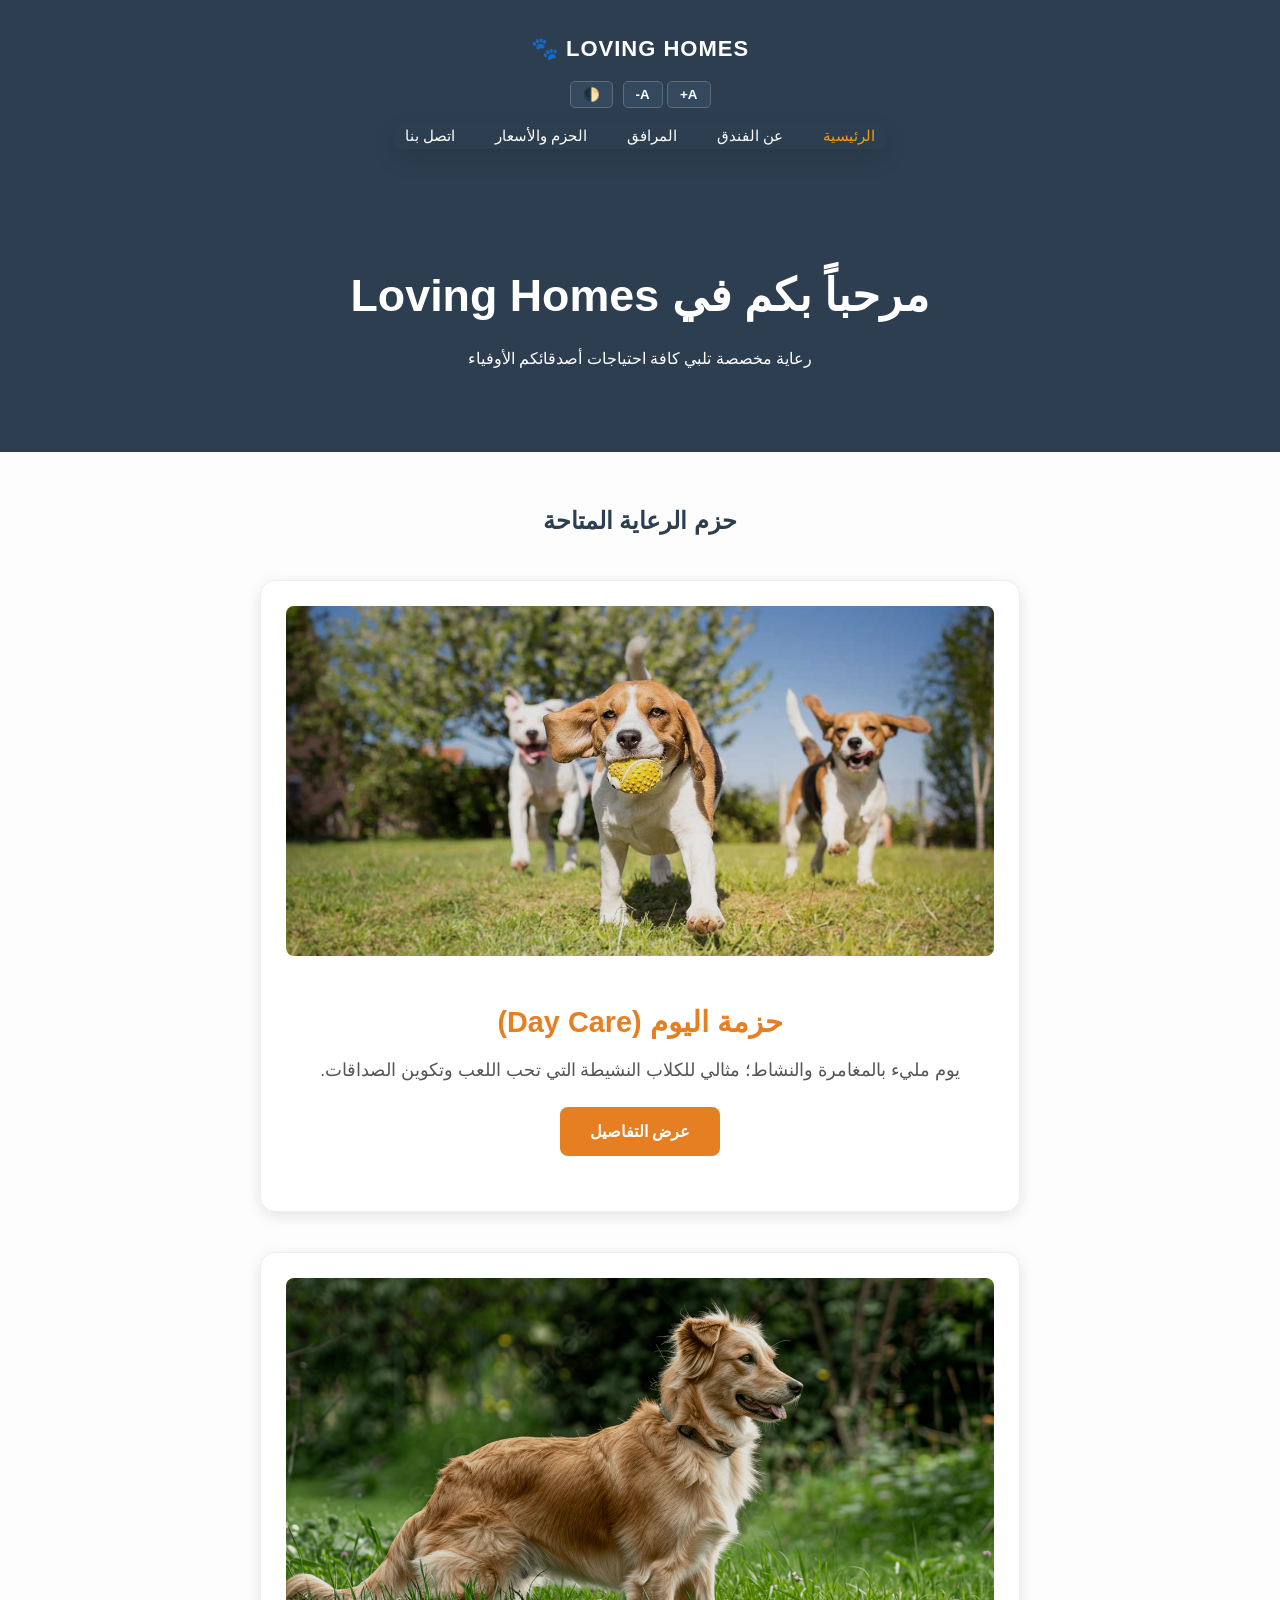
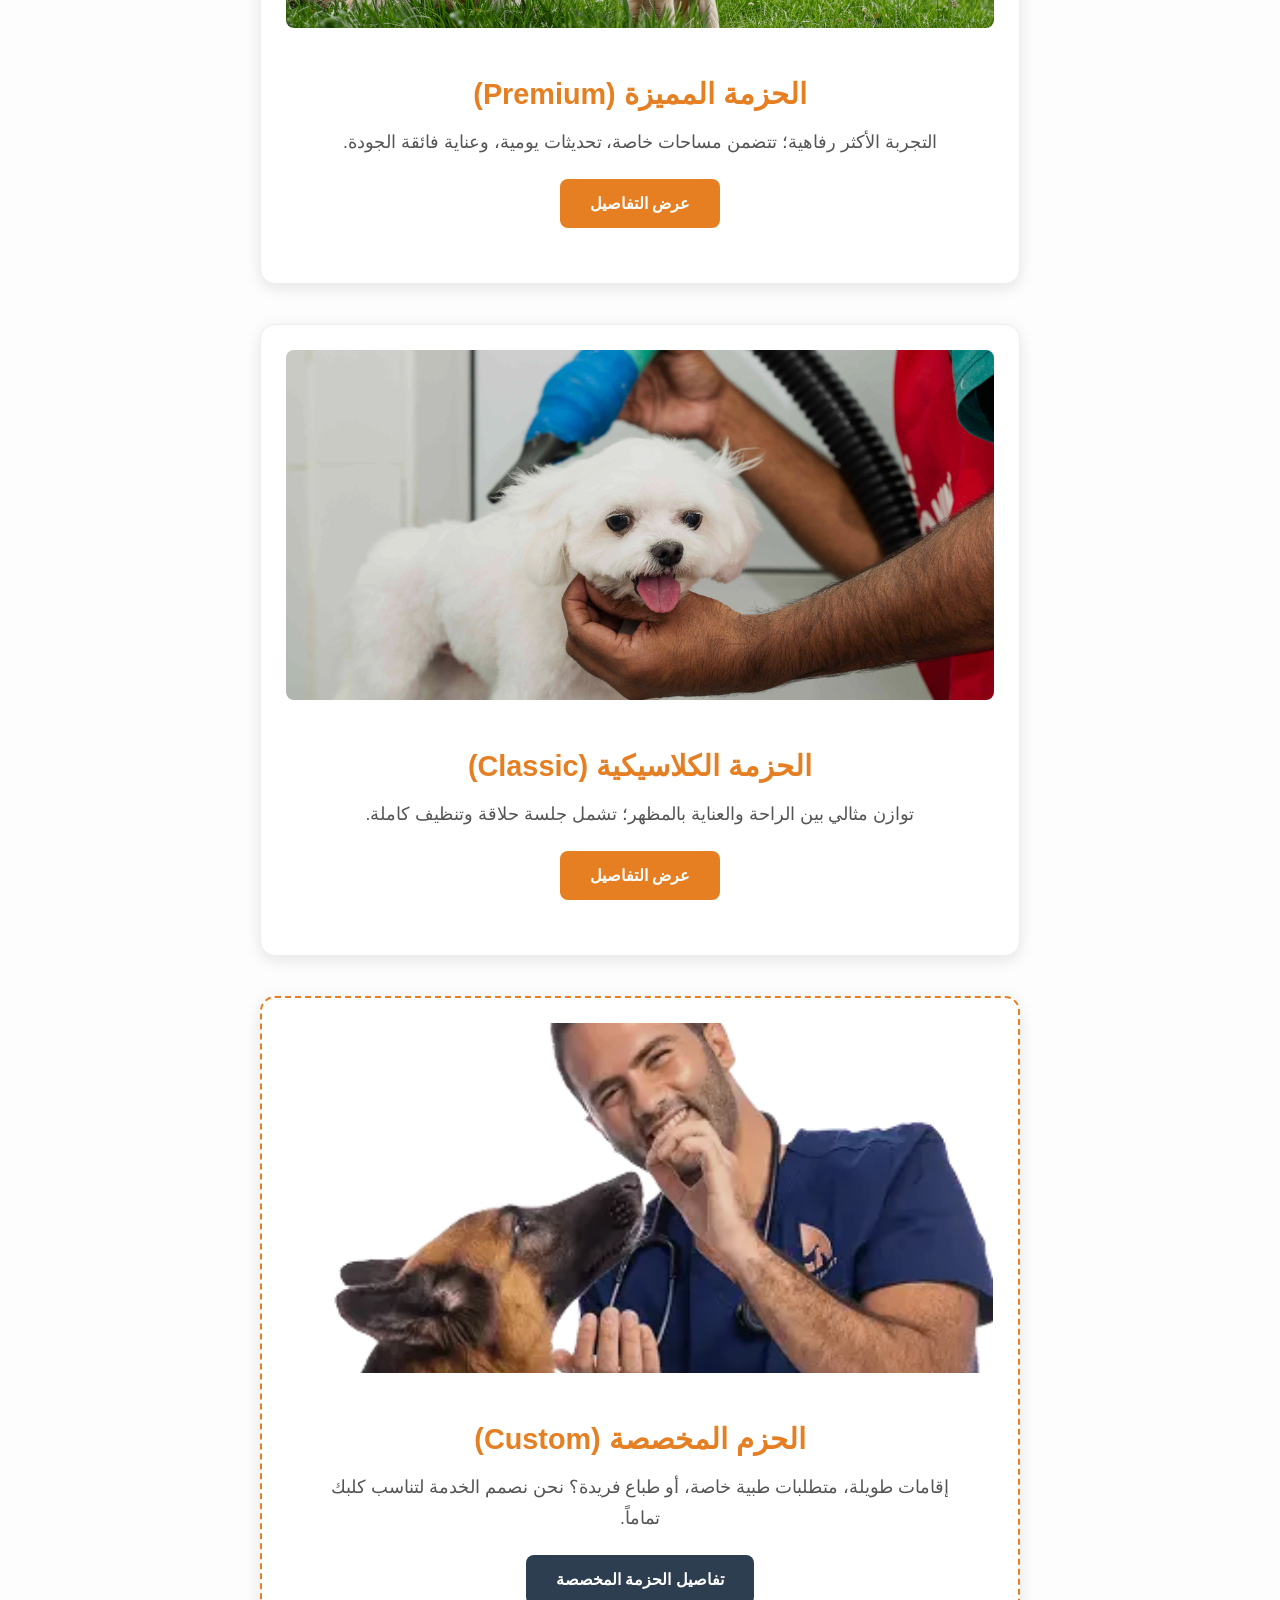
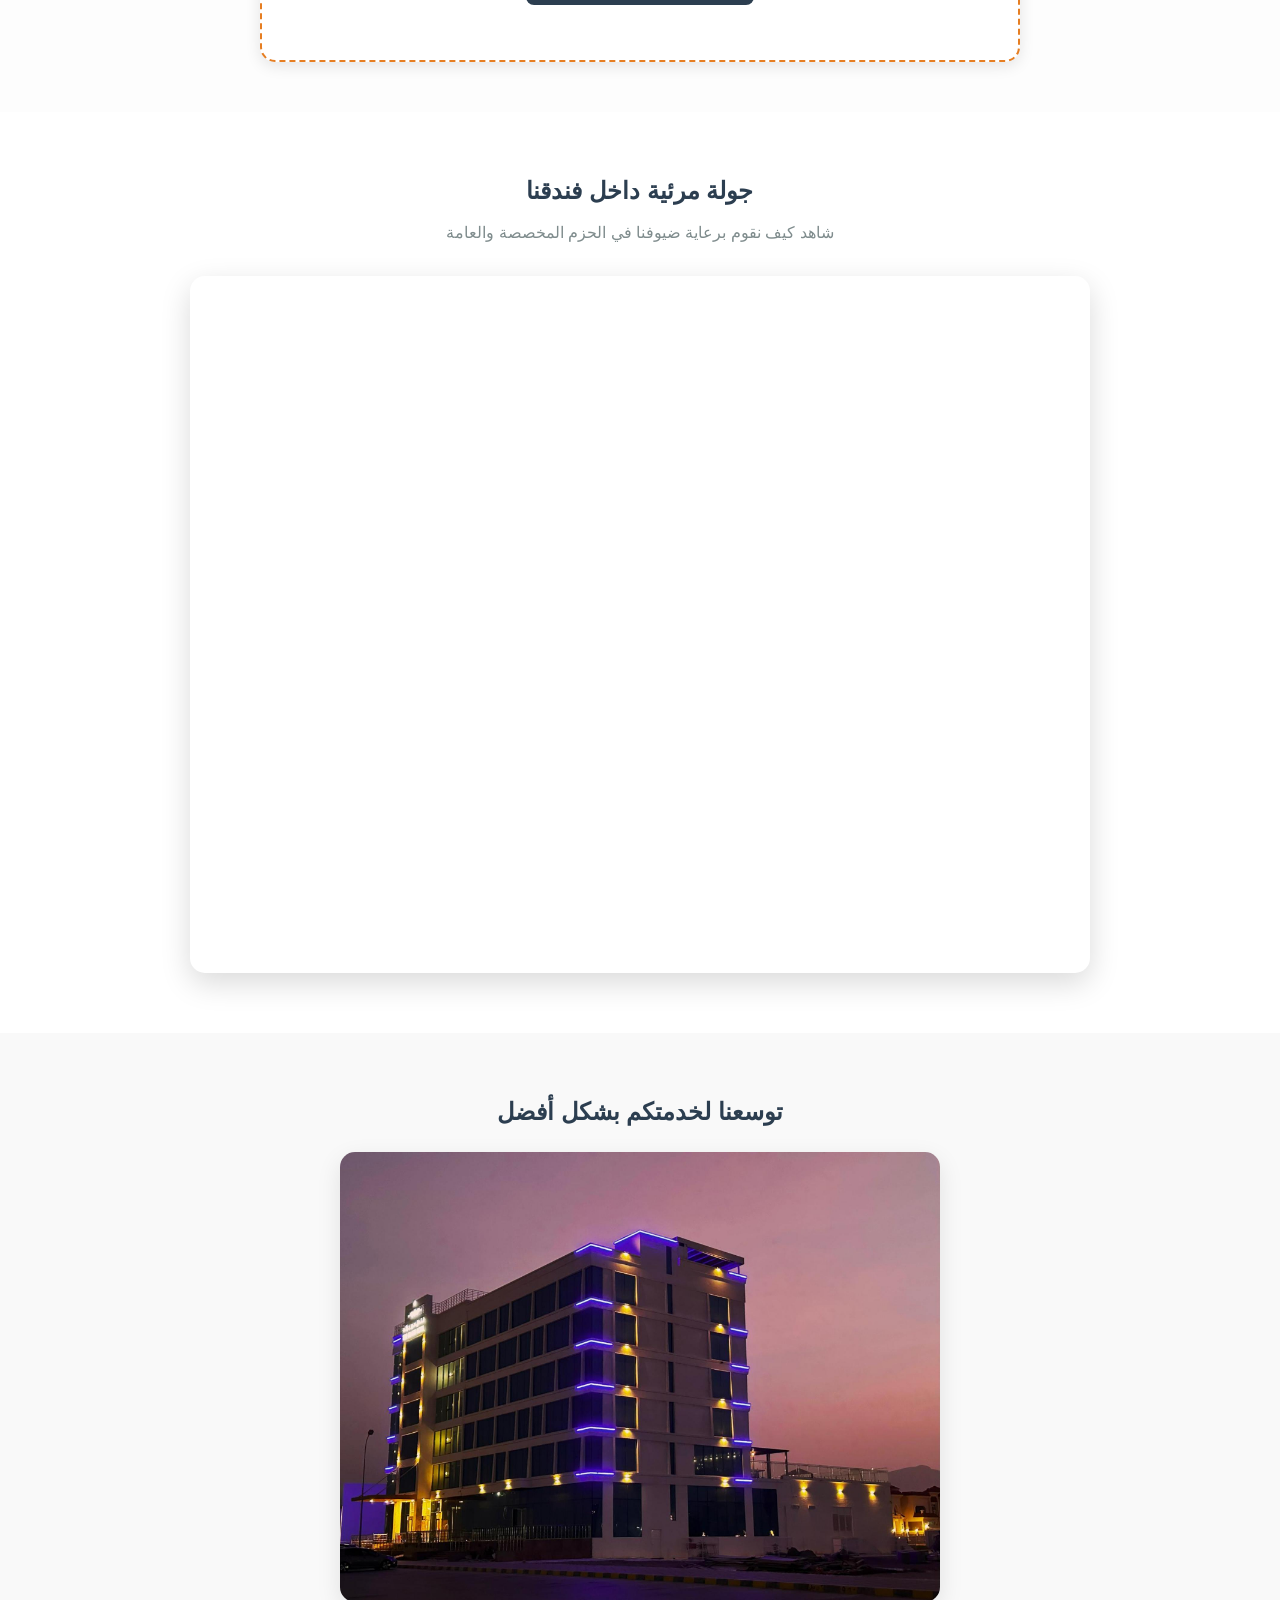
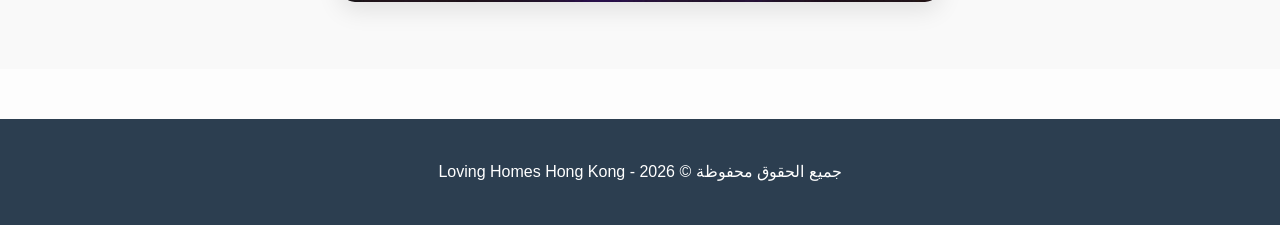
<file: index.html>
<!DOCTYPE html>
<html lang="ar" dir="rtl">
<head>
    <meta charset="UTF-8">
    <meta name="viewport" content="width=device-width, initial-scale=1.0">
    <title>Loving Homes - الصفحة الرئيسية</title>
    <link rel="stylesheet" href="css/style.css">
    <style>
        body { margin: 0; background-color: #fdfdfd; font-family: 'Segoe UI', Tahoma, Geneva, Verdana, sans-serif; transition: 0.3s; }
        
        .hero { background: #2c3e50; color: white; text-align: center; padding: 80px 20px; }
        .hero h1 { font-size: 2.8rem; margin-bottom: 15px; }
        
        .container { padding: 50px 20px; max-width: 800px; margin: auto; }
        
        .services-grid { 
            display: flex; 
            flex-direction: column; 
            gap: 40px; 
            align-items: center;
        }
        
        .card { 
            background: white; 
            border-radius: 15px; 
            box-shadow: 0 4px 15px rgba(0,0,0,0.1); 
            overflow: hidden; 
            text-align: center; 
            border: 1px solid #eee; 
            transition: 0.3s;
            width: 100%; 
        }
        
        .card:hover { transform: translateY(-5px); }
        .card img { width: 100%; height: 350px; object-fit: cover; }
        .card h3 { padding: 20px 0 10px; color: #e67e22; margin: 0; font-size: 1.8rem; }
        .card p { padding: 0 30px 20px; color: #555; line-height: 1.8; font-size: 1.1rem; }
        
        .btn-details { 
            display: inline-block; 
            margin-bottom: 30px; 
            padding: 12px 30px; 
            background: #e67e22; 
            color: white; 
            text-decoration: none; 
            border-radius: 8px; 
            font-weight: bold;
            transition: 0.3s;
        }
        .btn-details:hover { background: #d35400; }

        /* تنسيق قسم الفيديو */
        .video-section { padding: 60px 20px; text-align: center; background: white; }
        .video-container { 
            margin-top: 20px; 
            position: relative; 
            padding-bottom: 56.25%; 
            height: 0; 
            overflow: hidden; 
            border-radius: 15px; 
            box-shadow: 0 10px 30px rgba(0,0,0,0.15); 
            max-width: 900px;
            margin-left: auto;
            margin-right: auto;
        }
        .video-container iframe { position: absolute; top: 0; left: 0; width: 100%; height: 100%; border: none; }

        .expansion { padding: 60px 20px; background: #f9f9f9; text-align: center; }
        .expansion img { width: 100%; max-width: 600px; border-radius: 15px; box-shadow: 0 8px 25px rgba(0,0,0,0.1); margin-top: 20px; }
        
        footer { background: #2c3e50; color: white; text-align: center; padding: 40px 0; }

        .navbar { display: flex; justify-content: space-between; align-items: center; background: #2c3e50; padding: 15px 30px; flex-wrap: wrap; gap: 15px; }
        .logo { color: white; font-size: 22px; font-weight: bold; }
        .nav-links { list-style: none; display: flex; gap: 20px; margin: 0; padding: 0; }
        .nav-links a { color: white; text-decoration: none; }
        .btn-ctrl { background: #34495e; color: white; border: 1px solid #5d6d7e; padding: 5px 12px; border-radius: 5px; cursor: pointer; }
    </style>
</head>
<body>

<header>
    <nav class="navbar">
        <div class="logo">Loving Homes 🐾</div>
        <div class="controls-wrapper" style="display: flex; align-items: center; gap: 10px;">
            <div class="font-controls">
                <button onclick="changeFontSize('increase')" class="btn-ctrl">A+</button>
                <button onclick="changeFontSize('decrease')" class="btn-ctrl">A-</button>
            </div>
            <button onclick="toggleTheme()" class="btn-ctrl">🌓</button>
        </div>
        <ul class="nav-links">
            <li><a href="index.html" class="active">الرئيسية</a></li>
            <li><a href="pages/about.html">عن الفندق</a></li>
            <li><a href="pages/services.html">المرافق</a></li>
            <li><a href="pages/packages.html">الحزم والأسعار</a></li>
            <li><a href="pages/contact.html">اتصل بنا</a></li>
        </ul>
    </nav>
</header>

<section class="hero">
    <h1>مرحباً بكم في Loving Homes</h1>
    <p>رعاية مخصصة تلبي كافة احتياجات أصدقائكم الأوفياء</p>
</section>

<main class="container">
    <h2 style="text-align: center; margin-bottom: 40px; color: #2c3e50;">حزم الرعاية المتاحة</h2>
    
    <div class="services-grid">
        <div class="card">
            <img src="images/img-play-time.jpg" alt="حزمة اليوم">
            <h3>حزمة اليوم (Day Care)</h3>
            <p>يوم مليء بالمغامرة والنشاط؛ مثالي للكلاب النشيطة التي تحب اللعب وتكوين الصداقات.</p>
            <a href="pages/day-care.html" class="btn-details">عرض التفاصيل</a>
        </div>

        <div class="card">
            <img src="images/img-grassy-play-area.jpg" alt="الحزمة المميزة">
            <h3>الحزمة المميزة (Premium)</h3>
            <p>التجربة الأكثر رفاهية؛ تتضمن مساحات خاصة، تحديثات يومية، وعناية فائقة الجودة.</p>
            <a href="pages/premium.html" class="btn-details">عرض التفاصيل</a>
        </div>

        <div class="card">
            <img src="images/img-grooming-session.jpeg" alt="الحزمة الكلاسيكية">
            <h3>الحزمة الكلاسيكية (Classic)</h3>
            <p>توازن مثالي بين الراحة والعناية بالمظهر؛ تشمل جلسة حلاقة وتنظيف كاملة.</p>
            <a href="pages/classic.html" class="btn-details">عرض التفاصيل</a>
        </div>

        <div class="card" style="border: 2px dashed #e67e22;">
            <img src="images/img-special-care.webp" alt="الحزمة المخصصة">
            <h3>الحزم المخصصة (Custom)</h3>
            <p>إقامات طويلة، متطلبات طبية خاصة، أو طباع فريدة؟ نحن نصمم الخدمة لتناسب كلبك تماماً.</p>
            <a href="pages/custom.html" class="btn-details" style="background: #2c3e50;">تفاصيل الحزمة المخصصة</a>
        </div>
    </div>
</main>

<section class="video-section">
    <h2 style="margin-bottom: 10px;">جولة مرئية داخل فندقنا</h2>
    <p style="color: #7f8c8d; margin-bottom: 30px;">شاهد كيف نقوم برعاية ضيوفنا في الحزم المخصصة والعامة</p>
    <div class="video-container">
        <iframe src="https://www.youtube.com/embed/sD9gTAFDq40" title="Loving Homes Tour" allowfullscreen></iframe>
    </div>
</section>

<section class="expansion">
    <h2 style="color: #2c3e50;">توسعنا لخدمتكم بشكل أفضل</h2>
    <img src="images/img-hotel-history.jpg" alt="توسع الفندق">
</section>

<footer>
    <p>جميع الحقوق محفوظة © 2026 - Loving Homes Hong Kong</p>
</footer>

<script src="js/main.js"></script>

</body>
</html>
</file>
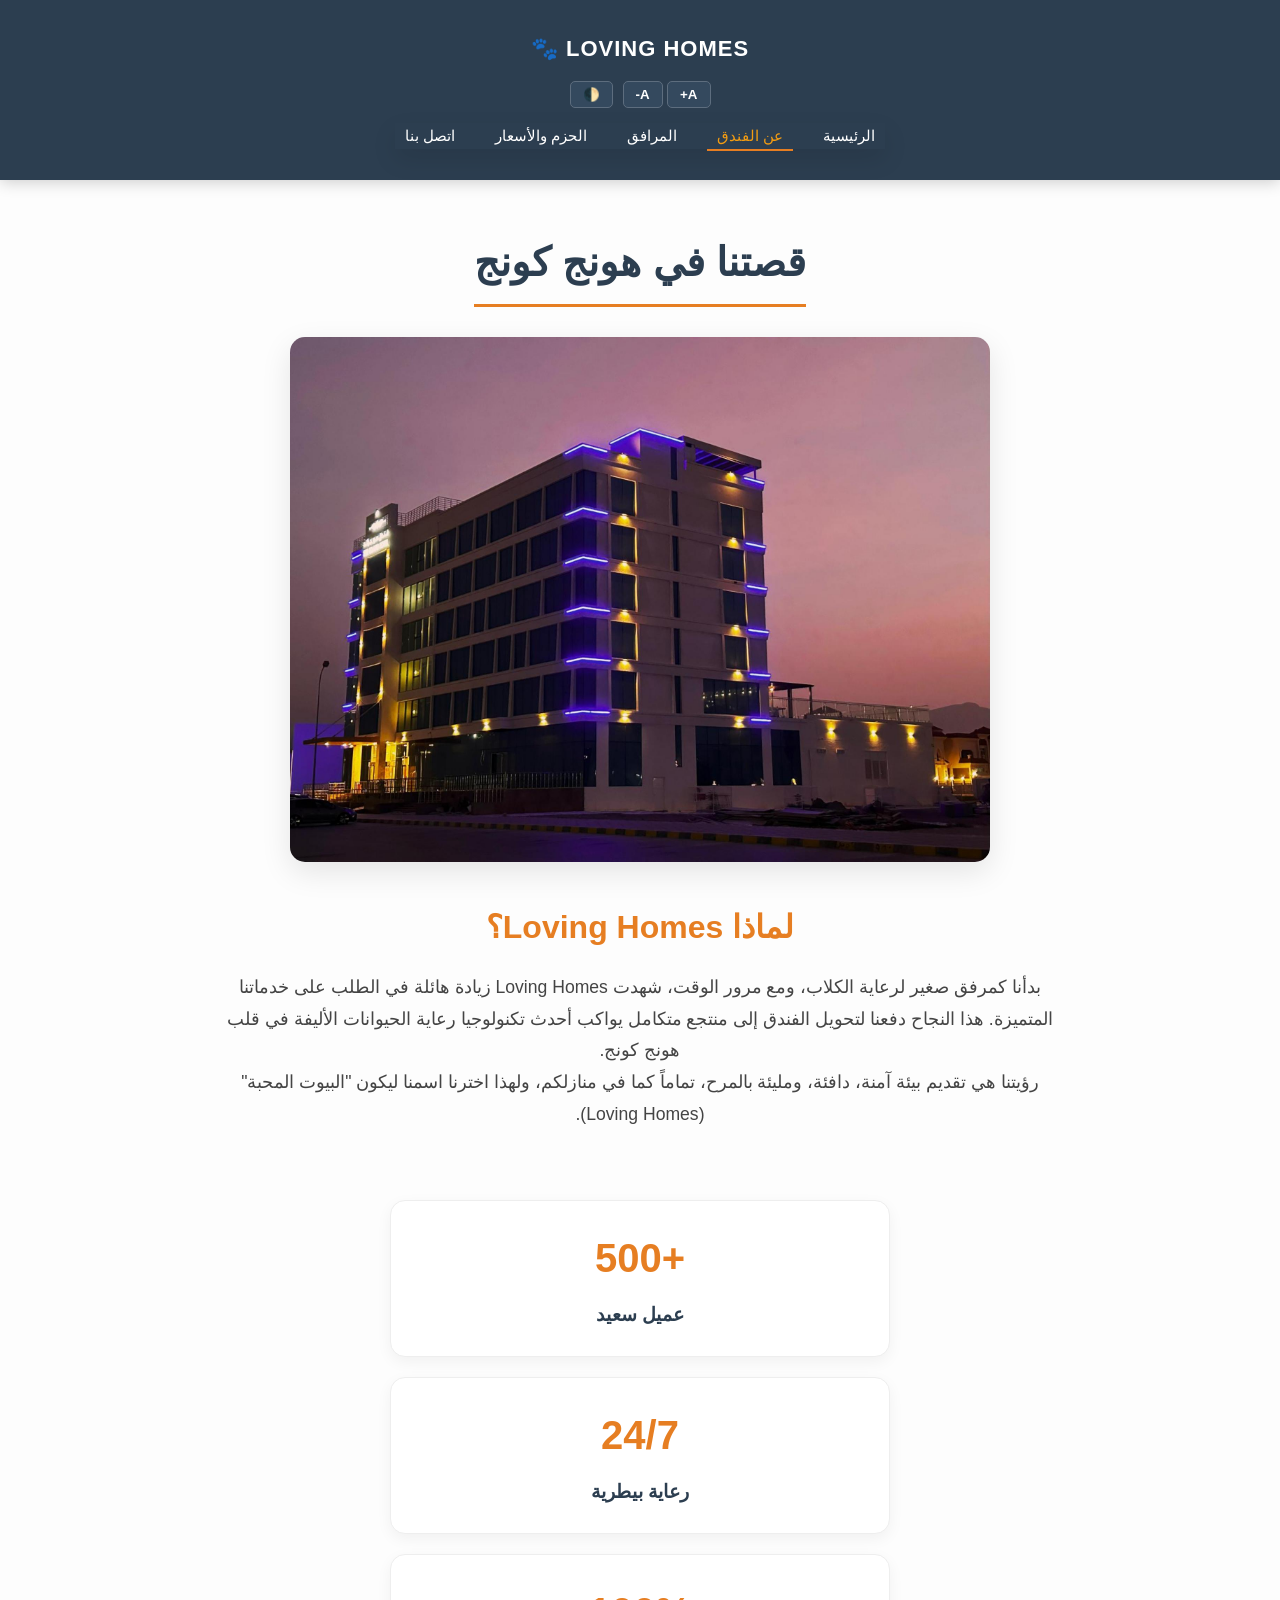
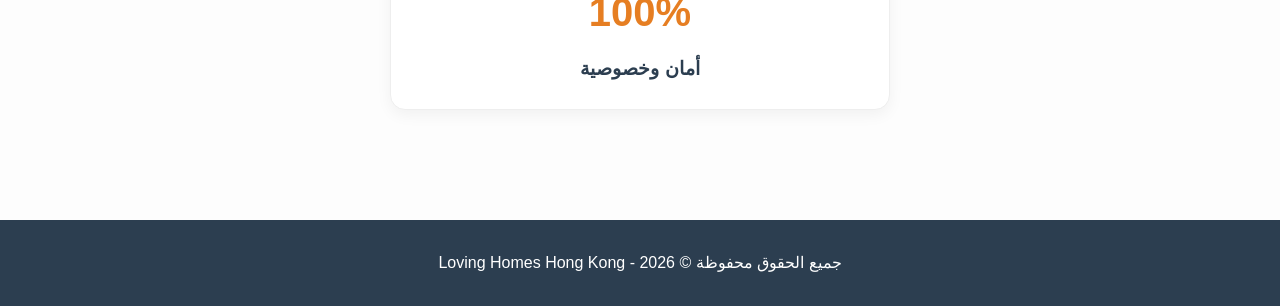
<file: pages/about.html>
<!DOCTYPE html>
<html lang="ar" dir="rtl">
<head>
    <meta charset="UTF-8">
    <meta name="viewport" content="width=device-width, initial-scale=1.0">
    <title>عن Loving Homes - قصتنا ورؤيتنا</title>
    <link rel="stylesheet" href="../css/style.css">
    <style>
        /* تنسيقات إضافية لضمان التنسيق الرأسي */
        body { margin: 0; background-color: #fdfdfd; font-family: 'Segoe UI', Tahoma, Geneva, Verdana, sans-serif; transition: 0.3s; }
        
        .navbar { display: flex; justify-content: space-between; align-items: center; background: #2c3e50; padding: 15px 30px; flex-wrap: wrap; gap: 15px; }
        .logo { color: white; font-size: 22px; font-weight: bold; }
        .nav-links { list-style: none; display: flex; gap: 20px; margin: 0; padding: 0; }
        .nav-links a { color: white; text-decoration: none; }
        .nav-links a.active { color: #e67e22; border-bottom: 2px solid #e67e22; }

        .container { padding: 50px 20px; max-width: 900px; margin: auto; }
        .about-section { text-align: center; }
        .main-title { color: #2c3e50; font-size: 2.5rem; margin-bottom: 30px; border-bottom: 3px solid #e67e22; display: inline-block; padding-bottom: 10px; }

        /* ترتيب المحتوى فوق بعضه */
        .about-content { display: flex; flex-direction: column; gap: 30px; align-items: center; text-align: center; }
        
        .image-side img { width: 100%; max-width: 700px; border-radius: 15px; box-shadow: 0 10px 30px rgba(0,0,0,0.1); }
        
        .text-side { line-height: 1.8; color: #444; font-size: 1.1rem; }
        .text-side h2 { color: #e67e22; font-size: 2rem; margin-bottom: 15px; }

        /* تنسيق الإحصائيات بشكل رأسي جذاب */
        .stats-grid { display: flex; flex-direction: column; gap: 20px; margin-top: 40px; width: 100%; max-width: 500px; margin-left: auto; margin-right: auto; }
        .stat-item { background: white; padding: 25px; border-radius: 15px; box-shadow: 0 5px 15px rgba(0,0,0,0.05); border: 1px solid #eee; transition: 0.3s; }
        .stat-item:hover { transform: translateY(-5px); border-color: #e67e22; }
        .stat-item h3 { color: #e67e22; font-size: 2.5rem; margin: 0; }
        .stat-item p { font-weight: bold; font-size: 1.2rem; margin: 10px 0 0; color: #2c3e50; }

        .btn-ctrl { background: #34495e; color: white; border: 1px solid #5d6d7e; padding: 5px 12px; border-radius: 5px; cursor: pointer; transition: 0.3s; }
        .btn-ctrl:hover { background: #e67e22; }

        footer { background: #2c3e50; color: white; text-align: center; padding: 30px; margin-top: 60px; }
    </style>
</head>
<body>

    <header>
        <nav class="navbar">
            <div class="logo">Loving Homes 🐾</div>
            
            <div class="controls-wrapper" style="display: flex; align-items: center; gap: 10px;">
                <div class="font-controls">
                    <button onclick="changeFontSize('increase')" class="btn-ctrl">A+</button>
                    <button onclick="changeFontSize('decrease')" class="btn-ctrl">A-</button>
                </div>
                <button onclick="toggleTheme()" class="btn-ctrl">🌓</button>
            </div>

            <ul class="nav-links">
                <li><a href="../index.html">الرئيسية</a></li>
                <li><a href="about.html" class="active">عن الفندق</a></li>
                <li><a href="services.html">المرافق</a></li>
                <li><a href="packages.html">الحزم والأسعار</a></li>
                <li><a href="contact.html">اتصل بنا</a></li>
            </ul>
        </nav>
    </header>

    <main class="container">
        <section class="about-section">
            <h1 class="main-title">قصتنا في هونج كونج</h1>
            
            <div class="about-content">
                <div class="image-side">
                    <img src="../images/img-hotel-history.jpg" alt="تاريخ لوفينغ هومز">
                </div>

                <div class="text-side">
                    <h2>لماذا Loving Homes؟</h2>
                    <p>بدأنا كمرفق صغير لرعاية الكلاب، ومع مرور الوقت، شهدت Loving Homes زيادة هائلة في الطلب على خدماتنا المتميزة. هذا النجاح دفعنا لتحويل الفندق إلى منتجع متكامل يواكب أحدث تكنولوجيا رعاية الحيوانات الأليفة في قلب هونج كونج.</p>
                    <p>رؤيتنا هي تقديم بيئة آمنة، دافئة، ومليئة بالمرح، تماماً كما في منازلكم، ولهذا اخترنا اسمنا ليكون "البيوت المحبة" (Loving Homes).</p>
                </div>

                <div class="stats-grid">
                    <div class="stat-item">
                        <h3>+500</h3>
                        <p>عميل سعيد</p>
                    </div>
                    <div class="stat-item">
                        <h3>24/7</h3>
                        <p>رعاية بيطرية</p>
                    </div>
                    <div class="stat-item">
                        <h3>100%</h3>
                        <p>أمان وخصوصية</p>
                    </div>
                </div>
            </div>
        </section>
    </main>

    <footer>
        <p>جميع الحقوق محفوظة © 2026 - Loving Homes Hong Kong</p>
    </footer>

    <script src="../js/main.js"></script>

</body>
</html>
</file>
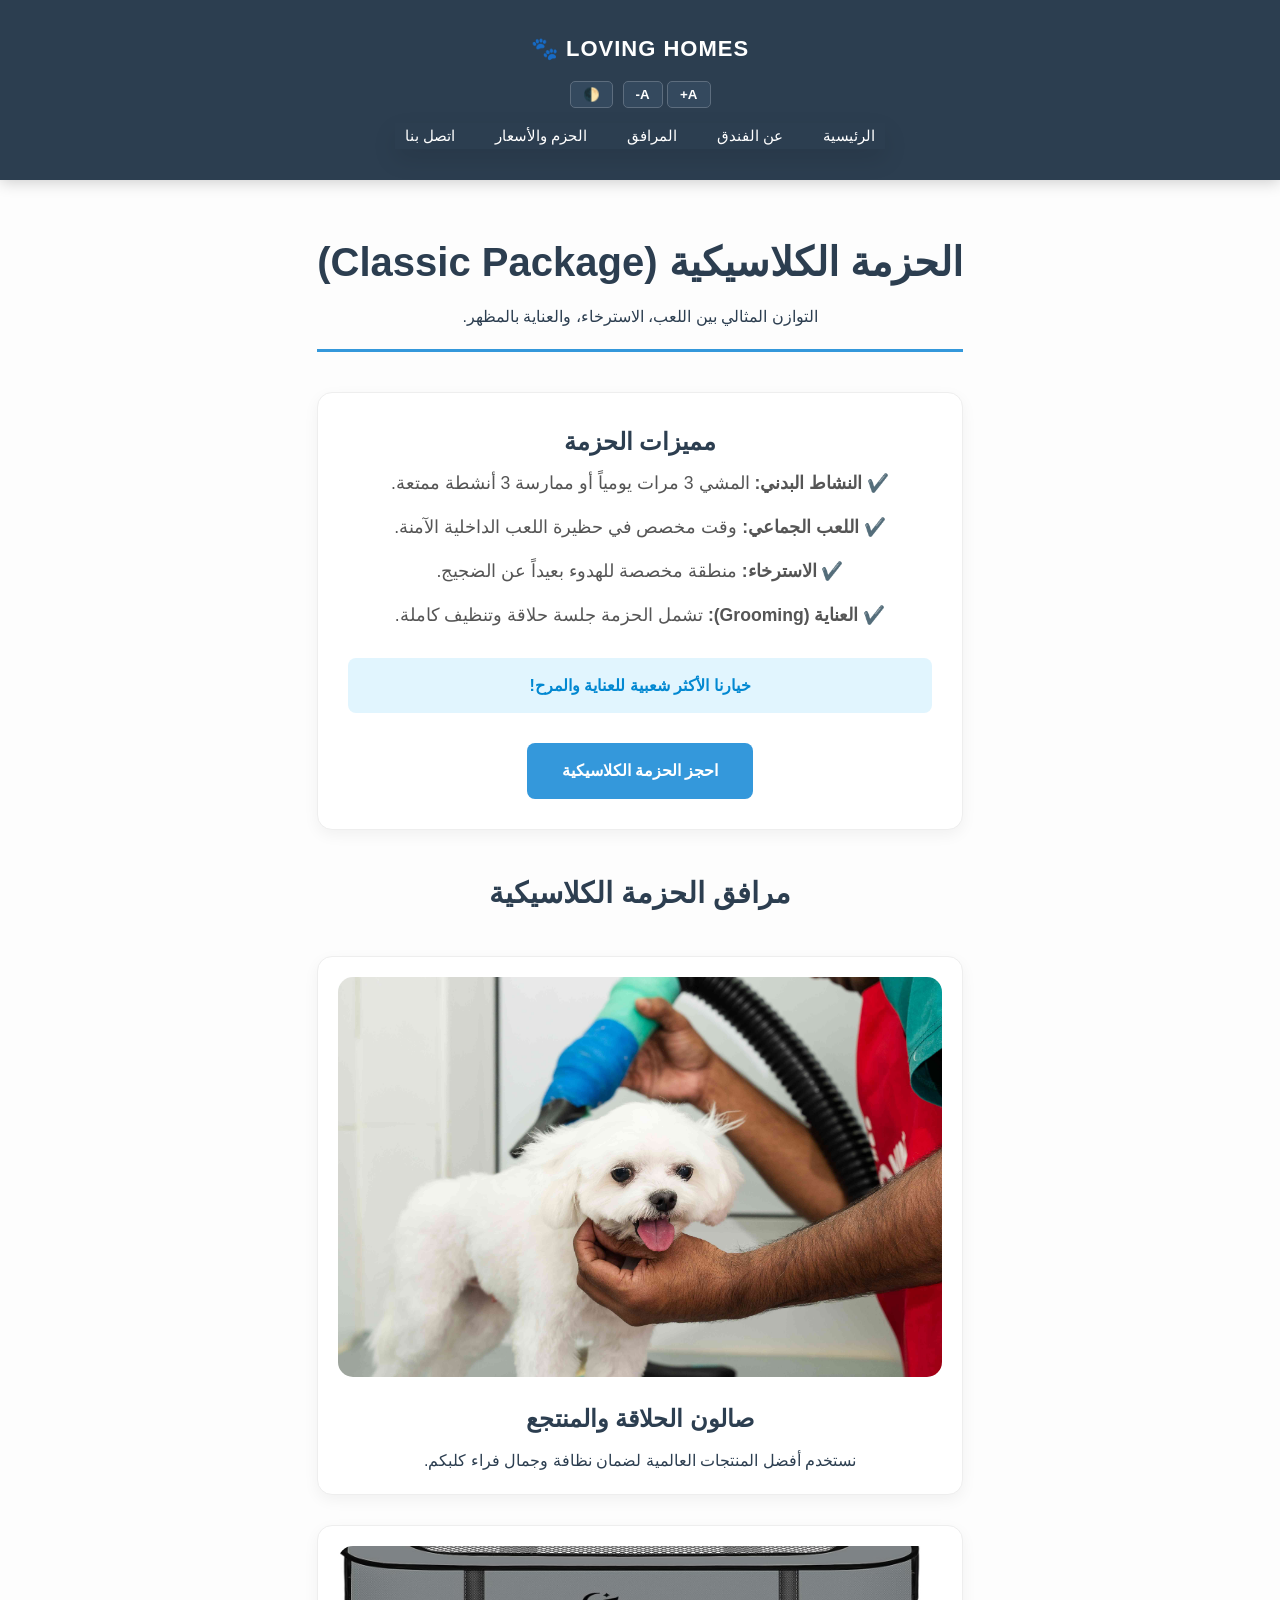
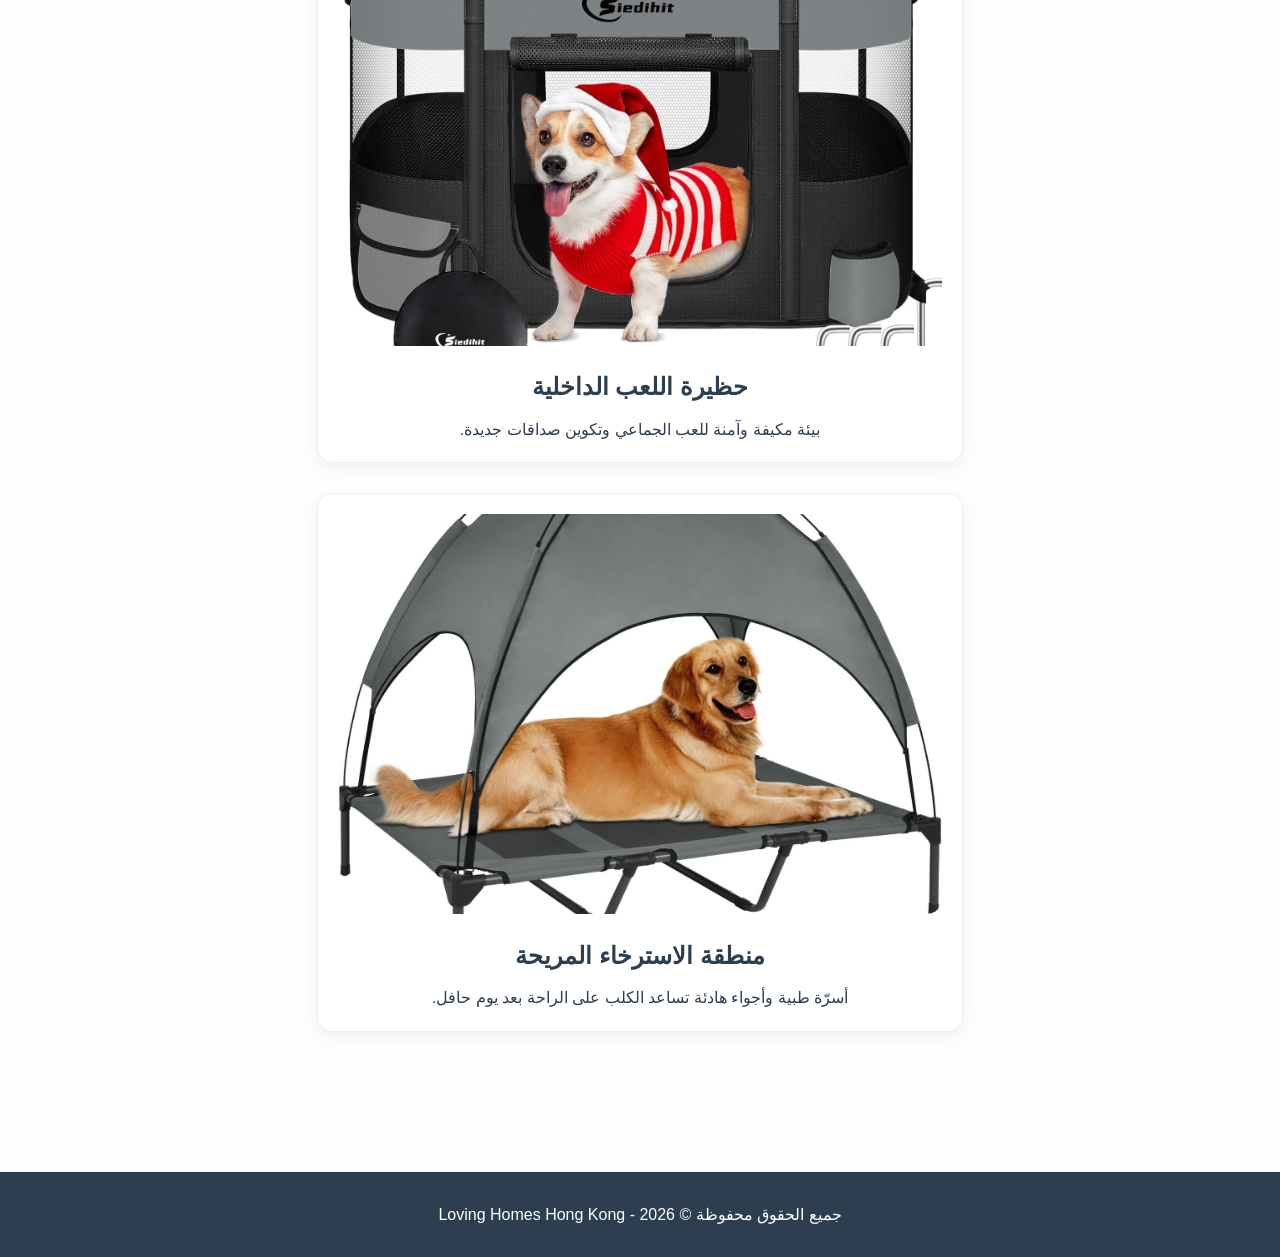
<file: pages/classic.html>
<!DOCTYPE html>
<html lang="ar" dir="rtl">
<head>
    <meta charset="UTF-8">
    <meta name="viewport" content="width=device-width, initial-scale=1.0">
    <title>الحزمة الكلاسيكية - Loving Homes</title>
    <link rel="stylesheet" href="../css/style.css">
    <style>
        /* تنسيقات لضمان مظهر احترافي ورأسي */
        body { margin: 0; background-color: #fdfdfd; font-family: 'Segoe UI', Tahoma, Geneva, Verdana, sans-serif; transition: 0.3s; }
        
        .navbar { display: flex; justify-content: space-between; align-items: center; background: #2c3e50; padding: 15px 30px; flex-wrap: wrap; gap: 15px; }
        .logo { color: white; font-size: 22px; font-weight: bold; }
        .nav-links { list-style: none; display: flex; gap: 20px; margin: 0; padding: 0; }
        .nav-links a { color: white; text-decoration: none; }
        .nav-links a.active { color: #e67e22; border-bottom: 2px solid #e67e22; }

        .container { padding: 50px 20px; max-width: 900px; margin: auto; }
        .package-header { text-align: center; margin-bottom: 40px; border-bottom: 3px solid #3498db; padding-bottom: 20px; }
        .main-title { color: #2c3e50; font-size: 2.5rem; margin-bottom: 10px; }

        /* البطاقة الرئيسية للمميزات */
        .feature-card { 
            background: white; 
            padding: 30px; 
            border-radius: 15px; 
            box-shadow: 0 5px 15px rgba(0,0,0,0.05); 
            text-align: center; 
            margin-bottom: 40px;
            border: 1px solid #eee;
        }
        .feature-list { list-style: none; padding: 0; line-height: 2.5; font-size: 1.1rem; color: #555; }
        .feature-list li::before { content: "✔️ "; color: #3498db; }

        /* تنسيق المرافق بشكل رأسي وكبير */
        .facility-item { 
            background: white; 
            border: 1px solid #eee; 
            padding: 20px; 
            border-radius: 15px; 
            box-shadow: 0 5px 15px rgba(0,0,0,0.05);
            margin-bottom: 30px;
            text-align: center;
        }
        .facility-item img { width: 100%; border-radius: 15px; height: 400px; object-fit: cover; }
        .facility-item h4 { font-size: 1.5rem; margin: 15px 0 10px; color: #2c3e50; }

        .btn-ctrl { background: #34495e; color: white; border: 1px solid #5d6d7e; padding: 5px 12px; border-radius: 5px; cursor: pointer; transition: 0.3s; }
        .btn-ctrl:hover { background: #e67e22; }

        .btn-booking { display: inline-block; padding: 15px 35px; background: #3498db; color: white; text-decoration: none; border-radius: 8px; font-weight: bold; margin-top: 10px; transition: 0.3s; }
        .btn-booking:hover { background: #2980b9; transform: scale(1.05); }

        footer { background: #2c3e50; color: white; text-align: center; padding: 30px; margin-top: 60px; }
    </style>
</head>
<body>

    <header>
        <nav class="navbar">
            <div class="logo">Loving Homes 🐾</div>

            <div class="controls-wrapper" style="display: flex; align-items: center; gap: 10px;">
                <div class="font-controls">
                    <button onclick="changeFontSize('increase')" class="btn-ctrl">A+</button>
                    <button onclick="changeFontSize('decrease')" class="btn-ctrl">A-</button>
                </div>
                <button onclick="toggleTheme()" class="btn-ctrl">🌓</button>
            </div>

            <ul class="nav-links">
                <li><a href="../index.html">الرئيسية</a></li>
                <li><a href="about.html">عن الفندق</a></li>
                <li><a href="services.html">المرافق</a></li>
                <li><a href="packages.html">الحزم والأسعار</a></li>
                <li><a href="contact.html">اتصل بنا</a></li>
            </ul>
        </nav>
    </header>

    <main class="container">
        <section class="package-header">
            <h1 class="main-title">الحزمة الكلاسيكية (Classic Package)</h1>
            <p>التوازن المثالي بين اللعب، الاسترخاء، والعناية بالمظهر.</p>
        </section>

        <section class="feature-card">
            <h2>مميزات الحزمة</h2>
            <ul class="feature-list">
                <li><strong>النشاط البدني:</strong> المشي 3 مرات يومياً أو ممارسة 3 أنشطة ممتعة.</li>
                <li><strong>اللعب الجماعي:</strong> وقت مخصص في حظيرة اللعب الداخلية الآمنة.</li>
                <li><strong>الاسترخاء:</strong> منطقة مخصصة للهدوء بعيداً عن الضجيج.</li>
                <li><strong>العناية (Grooming):</strong> تشمل الحزمة جلسة حلاقة وتنظيف كاملة.</li>
            </ul>
            <div style="background: #e1f5fe; color: #0288d1; padding: 15px; border-radius: 8px; font-weight: bold; margin: 20px 0;">
                خيارنا الأكثر شعبية للعناية والمرح!
            </div>
            <a href="contact.html" class="btn-booking">احجز الحزمة الكلاسيكية</a>
        </section>

        <section class="facilities-preview">
            <h3 style="text-align: center; margin: 40px 0; font-size: 1.8rem;">مرافق الحزمة الكلاسيكية</h3>
            
            <div class="facility-item">
                <img src="../images/img-grooming-session.jpeg" alt="صالون الحلاقة">
                <h4>صالون الحلاقة والمنتجع</h4>
                <p>نستخدم أفضل المنتجات العالمية لضمان نظافة وجمال فراء كلبكم.</p>
            </div>

            <div class="facility-item">
                <img src="../images/img-indoor-barn.jpg" alt="حظيرة اللعب">
                <h4>حظيرة اللعب الداخلية</h4>
                <p>بيئة مكيفة وآمنة للعب الجماعي وتكوين صداقات جديدة.</p>
            </div>

            <div class="facility-item">
                <img src="../images/img-relax-zone.jpg" alt="منطقة الاسترخاء">
                <h4>منطقة الاسترخاء المريحة</h4>
                <p>أسرّة طبية وأجواء هادئة تساعد الكلب على الراحة بعد يوم حافل.</p>
            </div>
        </section>
    </main>

    <footer>
        <p>جميع الحقوق محفوظة © 2026 - Loving Homes Hong Kong</p>
    </footer>

    <script src="../js/main.js"></script>

</body>
</html>
</file>
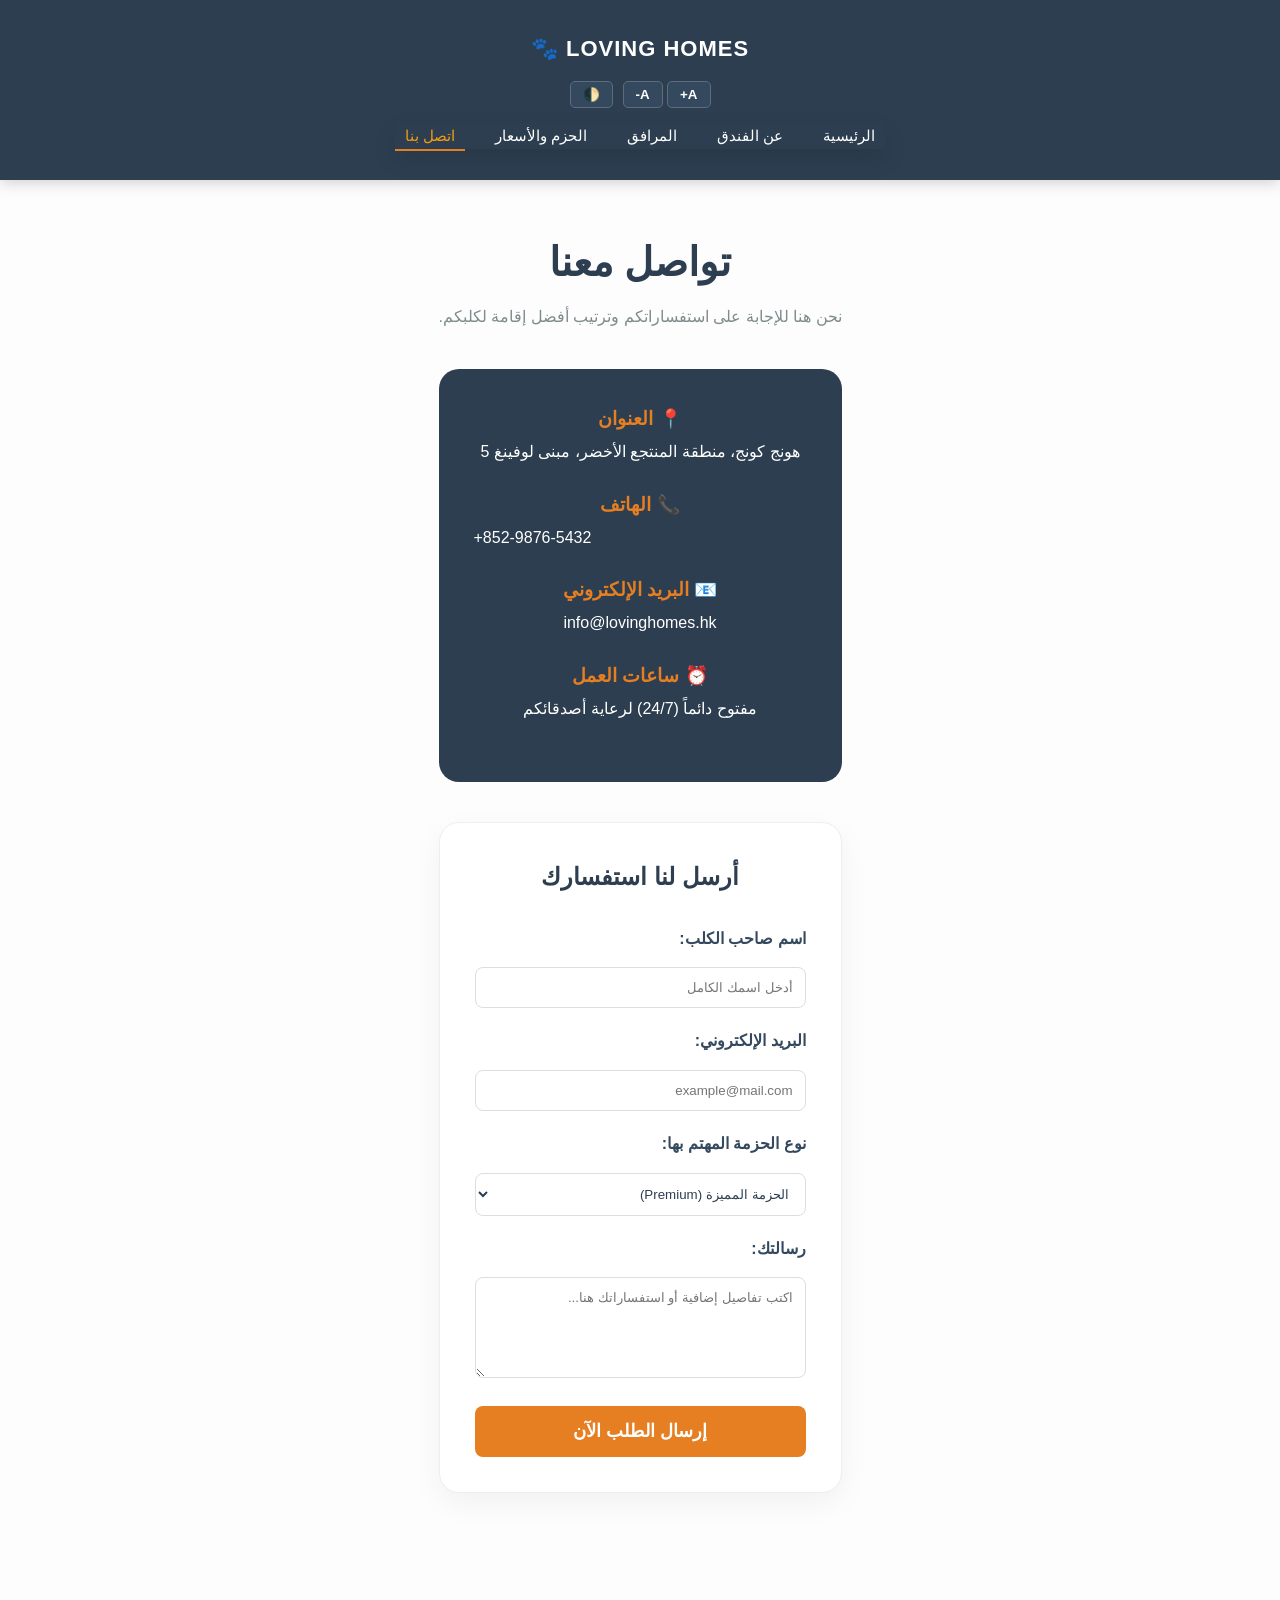
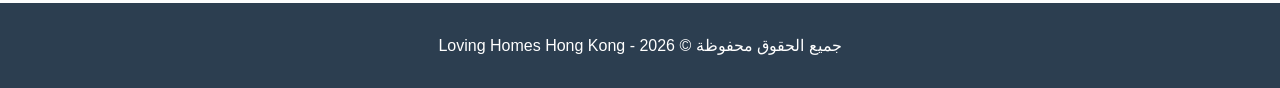
<file: pages/contact.html>
<!DOCTYPE html>
<html lang="ar" dir="rtl">
<head>
    <meta charset="UTF-8">
    <meta name="viewport" content="width=device-width, initial-scale=1.0">
    <title>اتصل بنا - Loving Homes</title>
    <link rel="stylesheet" href="../css/style.css">
    <style>
        body { margin: 0; background-color: #fdfdfd; font-family: 'Segoe UI', Tahoma, Geneva, Verdana, sans-serif; transition: 0.3s; }
        
        .navbar { display: flex; justify-content: space-between; align-items: center; background: #2c3e50; padding: 15px 30px; flex-wrap: wrap; gap: 15px; }
        .logo { color: white; font-size: 22px; font-weight: bold; }
        .nav-links { list-style: none; display: flex; gap: 20px; margin: 0; padding: 0; }
        .nav-links a { color: white; text-decoration: none; }
        .nav-links a.active { color: #e67e22; border-bottom: 2px solid #e67e22; }

        .container { padding: 50px 20px; max-width: 1000px; margin: auto; }
        .main-title { text-align: center; color: #2c3e50; font-size: 2.5rem; margin-bottom: 10px; }
        
        /* تنسيق الأقسام فوق بعضها للموبايل وجنباً لجنب للشاشات الكبيرة */
        .contact-wrapper { display: flex; flex-direction: column; gap: 40px; margin-top: 40px; }

        .contact-form { 
            background: white; 
            padding: 35px; 
            border-radius: 20px; 
            box-shadow: 0 10px 30px rgba(0,0,0,0.05); 
            border: 1px solid #eee;
        }

        .form-group { margin-bottom: 20px; text-align: right; }
        .form-group label { display: block; margin-bottom: 8px; font-weight: bold; color: #34495e; }
        .form-group input, .form-group select, .form-group textarea { 
            width: 100%; 
            padding: 12px; 
            border-radius: 8px; 
            border: 1px solid #ddd; 
            font-family: inherit;
            box-sizing: border-box; 
        }

        .contact-info { 
            background: #2c3e50; 
            color: white; 
            padding: 35px; 
            border-radius: 20px; 
            text-align: center;
        }
        .info-item { margin-bottom: 25px; }
        .info-item h3 { color: #e67e22; margin-bottom: 5px; }

        .btn-submit { 
            width: 100%; 
            padding: 15px; 
            background: #e67e22; 
            color: white; 
            border: none; 
            border-radius: 8px; 
            cursor: pointer; 
            font-weight: bold; 
            font-size: 1.1rem;
            transition: 0.3s;
        }
        .btn-submit:hover { background: #d35400; transform: translateY(-2px); }

        .btn-ctrl { background: #34495e; color: white; border: 1px solid #5d6d7e; padding: 5px 12px; border-radius: 5px; cursor: pointer; }
        
        footer { background: #2c3e50; color: white; text-align: center; padding: 30px; margin-top: 60px; }
    </style>
</head>
<body>

    <header>
        <nav class="navbar">
            <div class="logo">Loving Homes 🐾</div>
            
            <div class="controls-wrapper" style="display: flex; align-items: center; gap: 10px;">
                <div class="font-controls">
                    <button onclick="changeFontSize('increase')" class="btn-ctrl">A+</button>
                    <button onclick="changeFontSize('decrease')" class="btn-ctrl">A-</button>
                </div>
                <button onclick="toggleTheme()" class="btn-ctrl">🌓</button>
            </div>

            <ul class="nav-links">
                <li><a href="../index.html">الرئيسية</a></li>
                <li><a href="about.html">عن الفندق</a></li>
                <li><a href="services.html">المرافق</a></li>
                <li><a href="packages.html">الحزم والأسعار</a></li>
                <li><a href="contact.html" class="active">اتصل بنا</a></li>
            </ul>
        </nav>
    </header>

    <main class="container">
        <h1 class="main-title">تواصل معنا</h1>
        <p style="text-align: center; color: #7f8c8d;">نحن هنا للإجابة على استفساراتكم وترتيب أفضل إقامة لكلبكم.</p>

        <div class="contact-wrapper">
            
            <div class="contact-info">
                <div class="info-item">
                    <h3>📍 العنوان</h3>
                    <p>هونج كونج، منطقة المنتجع الأخضر، مبنى لوفينغ 5</p>
                </div>
                <div class="info-item">
                    <h3>📞 الهاتف</h3>
                    <p dir="ltr">+852-9876-5432</p>
                </div>
                <div class="info-item">
                    <h3>📧 البريد الإلكتروني</h3>
                    <p>info@lovinghomes.hk</p>
                </div>
                <div class="info-item">
                    <h3>⏰ ساعات العمل</h3>
                    <p>مفتوح دائماً (24/7) لرعاية أصدقائكم</p>
                </div>
            </div>

            <div class="contact-form">
                <h2 style="text-align: center; color: #2c3e50; margin-bottom: 30px;">أرسل لنا استفسارك</h2>
                <form id="petContactForm">
                    <div class="form-group">
                        <label>اسم صاحب الكلب:</label>
                        <input type="text" id="name" placeholder="أدخل اسمك الكامل" required>
                    </div>
                    
                    <div class="form-group">
                        <label>البريد الإلكتروني:</label>
                        <input type="email" id="email" placeholder="example@mail.com" required>
                    </div>
                    
                    <div class="form-group">
                        <label>نوع الحزمة المهتم بها:</label>
                        <select id="package">
                            <option value="premium">الحزمة المميزة (Premium)</option>
                            <option value="classic">الحزمة الكلاسيكية (Classic)</option>
                            <option value="day">حزمة اليوم (Day Care)</option>
                            <option value="custom">حزمة مخصصة</option>
                        </select>
                    </div>
                    
                    <div class="form-group">
                        <label>رسالتك:</label>
                        <textarea id="message" rows="5" placeholder="اكتب تفاصيل إضافية أو استفساراتك هنا..."></textarea>
                    </div>
                    
                    <button type="submit" class="btn-submit">إرسال الطلب الآن</button>
                    <div id="formFeedback" style="display: none; margin-top:15px; text-align:center; font-weight:bold;"></div>
                </form>
            </div>

        </div>
    </main>

    <footer>
        <p>جميع الحقوق محفوظة © 2026 - Loving Homes Hong Kong</p>
    </footer>

    <script src="../js/main.js"></script>
</body>
</html>
</file>
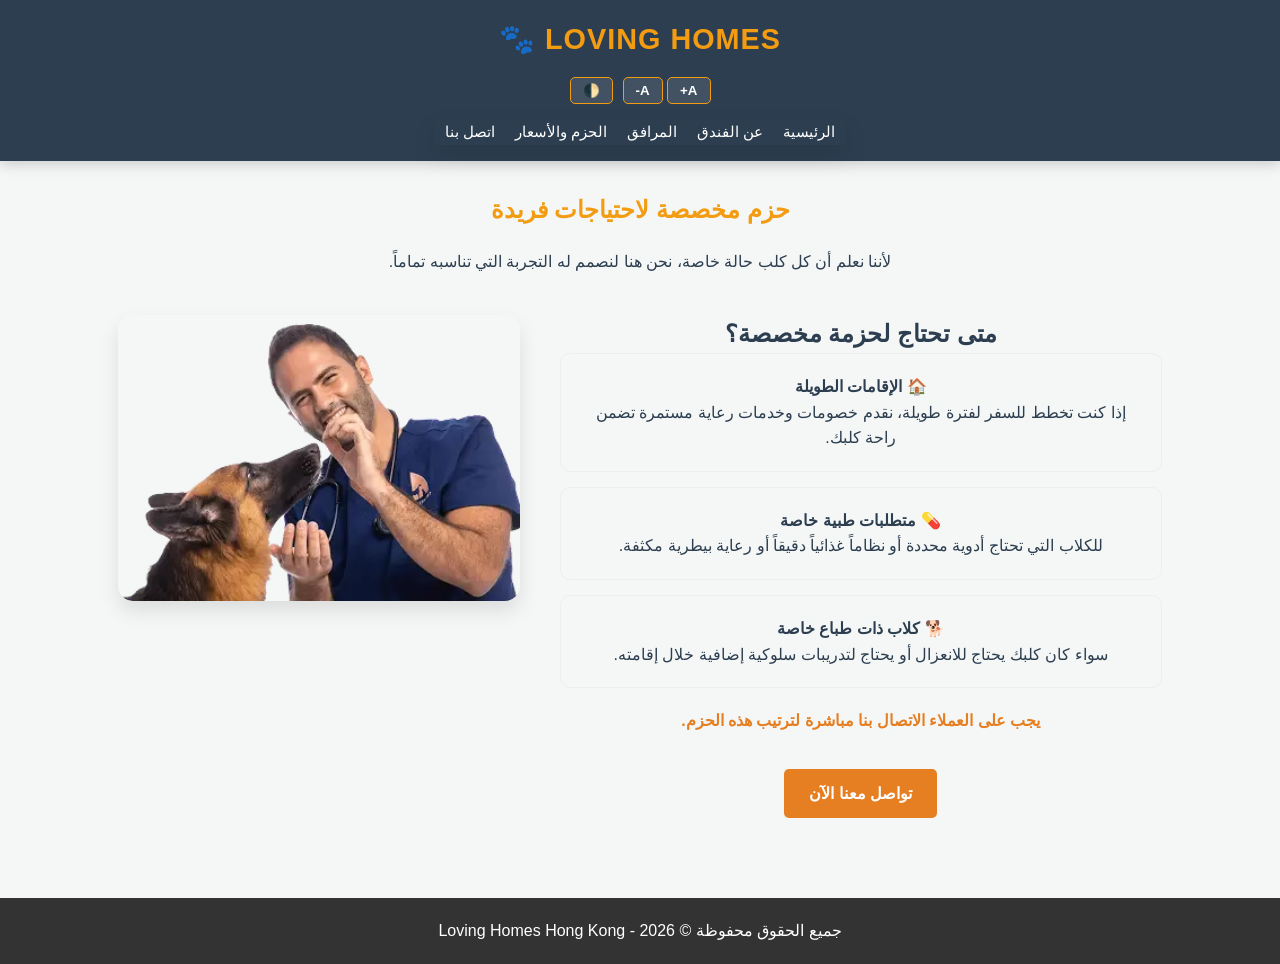
<file: pages/custom.html>
<!DOCTYPE html>
<html lang="ar" dir="rtl">
<head>
    <meta charset="UTF-8">
    <meta name="viewport" content="width=device-width, initial-scale=1.0">
    <title>الحزم المخصصة - Loving Homes</title>
    <link rel="stylesheet" href="../css/style.css">
</head>
<body>

    <header>
        <nav class="navbar">
            <div class="logo">Loving Homes 🐾</div>

            <div class="controls-wrapper" style="display: flex; align-items: center; gap: 10px; margin: 0 15px;">
                <div class="font-controls">
                    <button onclick="changeFontSize('increase')" class="btn-ctrl">A+</button>
                    <button onclick="changeFontSize('decrease')" class="btn-ctrl">A-</button>
                </div>
                
                <button onclick="toggleTheme()" class="btn-ctrl" title="تبديل الوضع الليلي">🌓</button>

               
            </div>

            <ul class="nav-links">
                <li><a href="../index.html">الرئيسية</a></li>
                <li><a href="about.html">عن الفندق</a></li>
                <li><a href="services.html">المرافق</a></li>
                <li><a href="packages.html">الحزم والأسعار</a></li>
                <li><a href="contact.html">اتصل بنا</a></li>
            </ul>
        </nav>
    </header>

    <main class="container">
        <section class="custom-hero">
            <h1 class="main-title">حزم مخصصة لاحتياجات فريدة</h1>
            <p style="text-align: center;">لأننا نعلم أن كل كلب حالة خاصة، نحن هنا لنصمم له التجربة التي تناسبه تماماً.</p>
        </section>

        <div class="custom-content flex-row" style="display: flex; gap: 40px; align-items: flex-start; margin-top: 40px; flex-wrap: wrap;">
            <div class="text-side" style="flex: 1.5; min-width: 300px;">
                <h2>متى تحتاج لحزمة مخصصة؟</h2>
                
                <div class="custom-card" style="padding: 20px; border-radius: 10px; margin-bottom: 15px; border: 1px solid #eee;">
                    <h4>🏠 الإقامات الطويلة</h4>
                    <p>إذا كنت تخطط للسفر لفترة طويلة، نقدم خصومات وخدمات رعاية مستمرة تضمن راحة كلبك.</p>
                </div>
                
                <div class="custom-card" style="padding: 20px; border-radius: 10px; margin-bottom: 15px; border: 1px solid #eee;">
                    <h4>💊 متطلبات طبية خاصة</h4>
                    <p>للكلاب التي تحتاج أدوية محددة أو نظاماً غذائياً دقيقاً أو رعاية بيطرية مكثفة.</p>
                </div>
                
                <div class="custom-card" style="padding: 20px; border-radius: 10px; margin-bottom: 15px; border: 1px solid #eee;">
                    <h4>🐕 كلاب ذات طباع خاصة</h4>
                    <p>سواء كان كلبك يحتاج للانعزال أو يحتاج لتدريبات سلوكية إضافية خلال إقامته.</p>
                </div>
                
                <p class="call-action" style="margin: 20px 0; color: #e67e22;"><strong>يجب على العملاء الاتصال بنا مباشرة لترتيب هذه الحزم.</strong></p>
                <a href="contact.html" class="btn" style="display: inline-block; padding: 12px 25px; background: #e67e22; color: white; text-decoration: none; border-radius: 5px; font-weight: bold;">تواصل معنا الآن</a>
            </div>
            
            <div class="image-side" style="flex: 1; min-width: 300px;">
                <img src="../images/img-special-care.webp" alt="رعاية مخصصة للكلاب" class="large-img" style="width: 100%; border-radius: 15px; box-shadow: 0 10px 20px rgba(0,0,0,0.1); object-fit: cover;">
            </div>
        </div>
    </main>

    <footer style="margin-top: 50px; text-align: center; padding: 20px; background: #333; color: white;">
        <p>جميع الحقوق محفوظة © 2026 - Loving Homes Hong Kong</p>
    </footer>

    <script src="../js/main.js"></script>

</body>
</html>
</file>
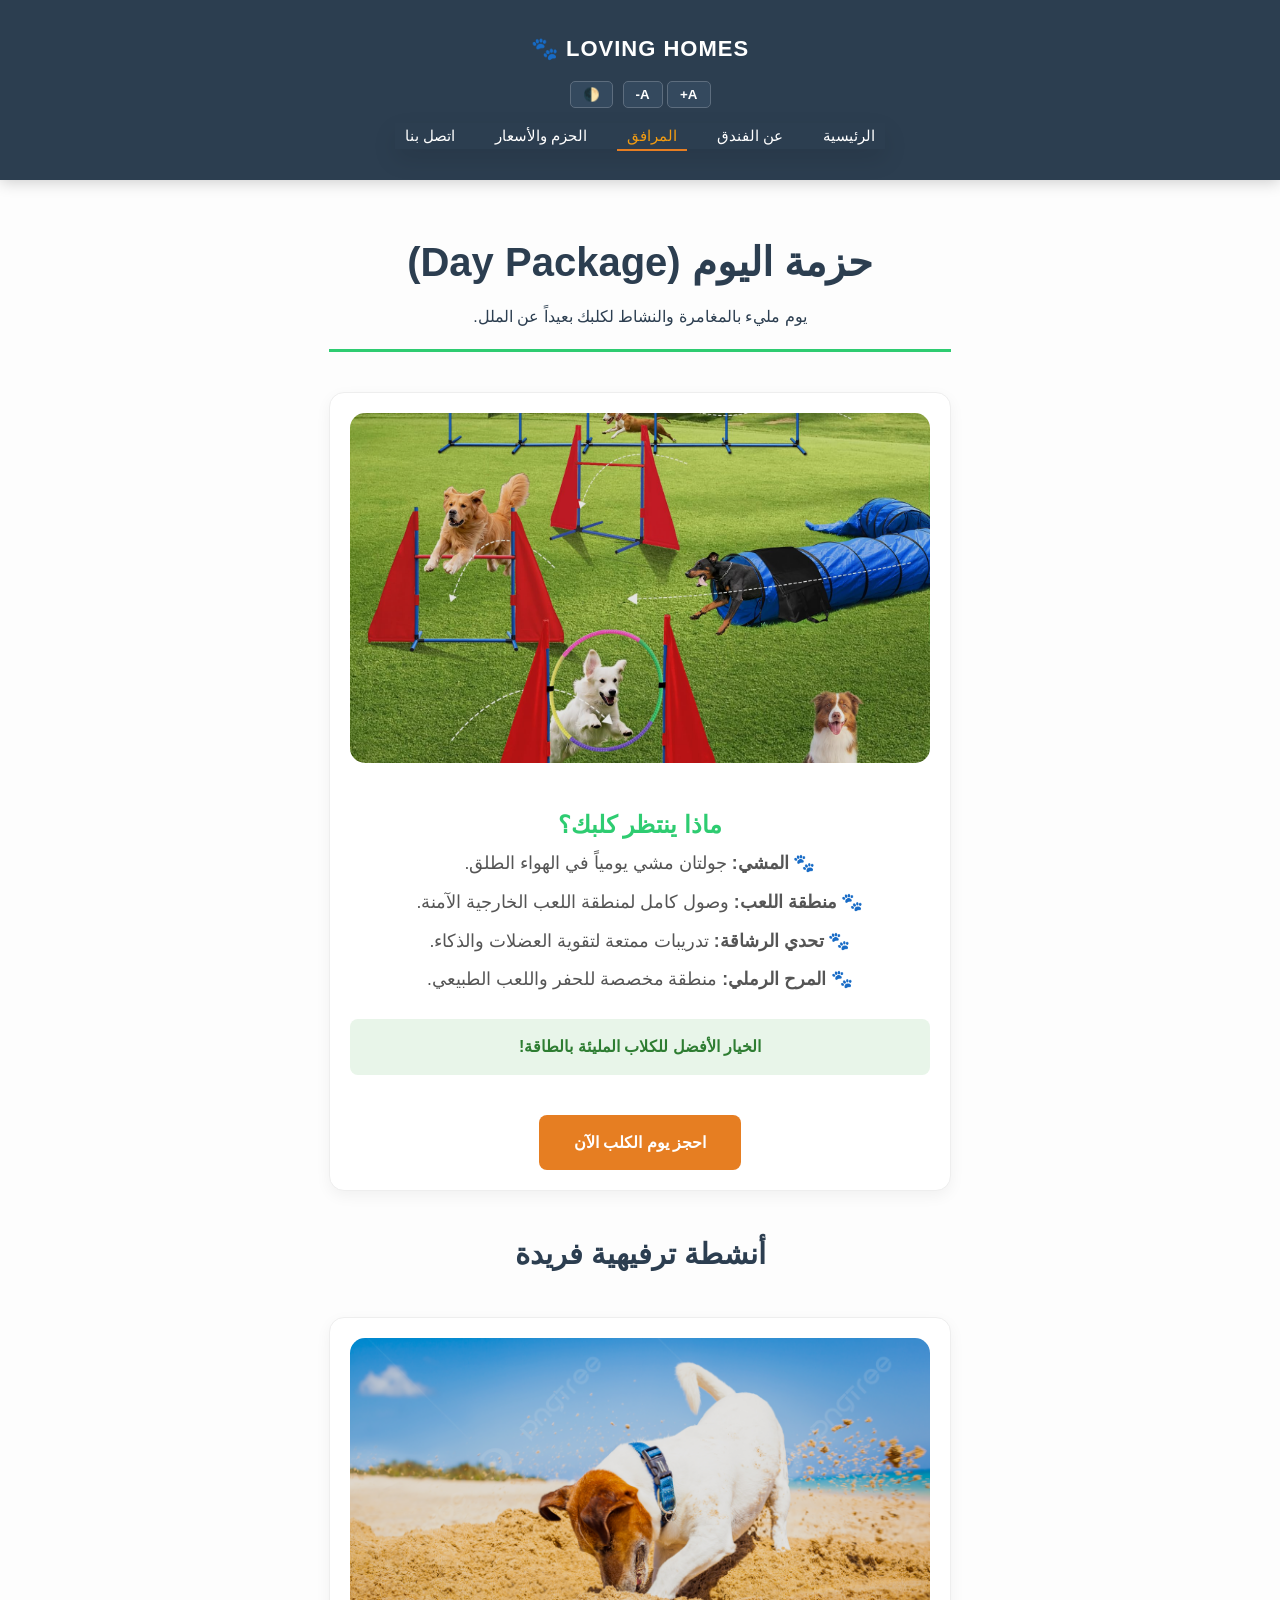
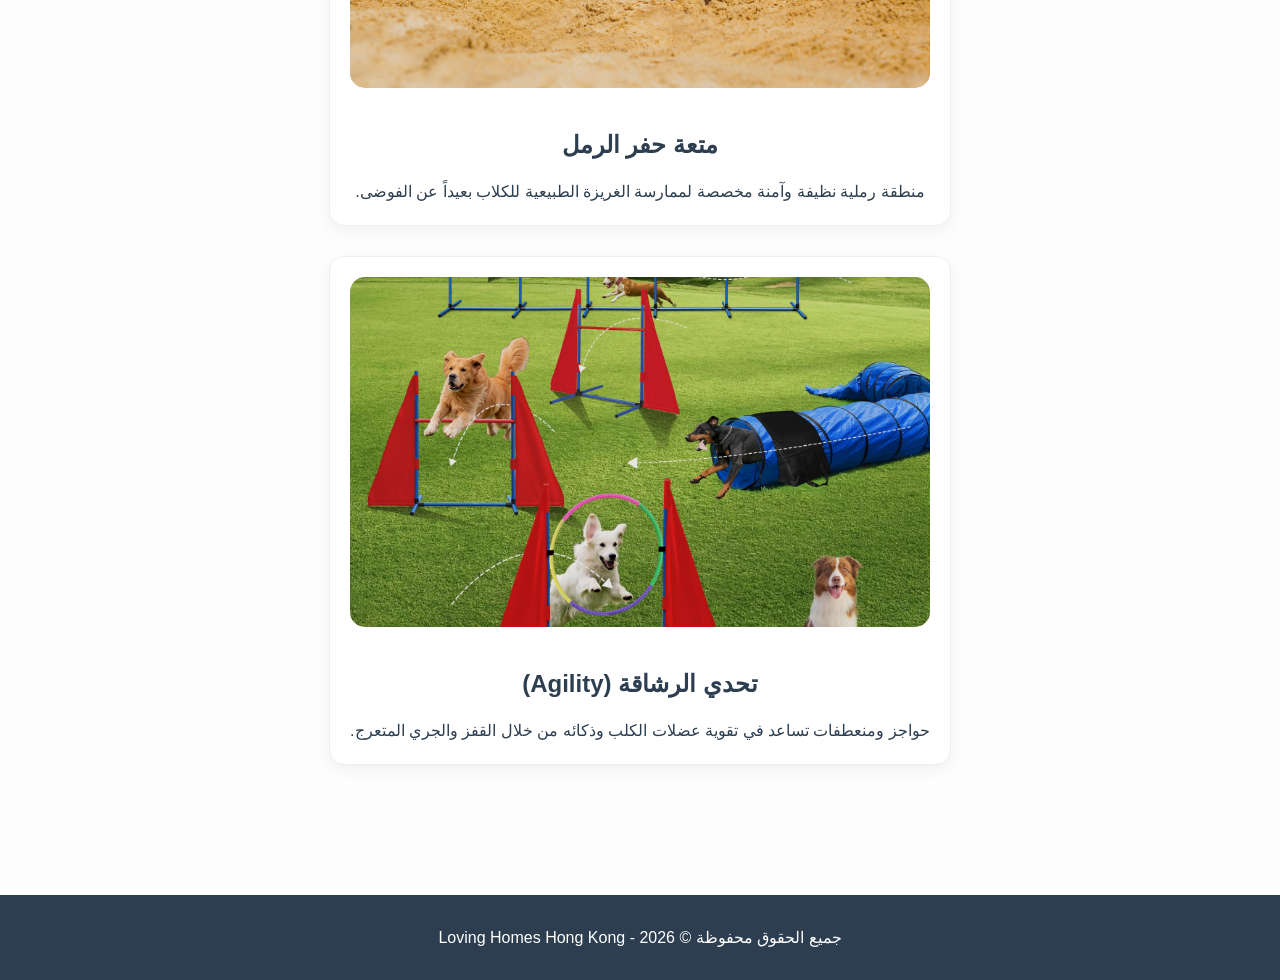
<file: pages/day-care.html>
<!DOCTYPE html>
<html lang="ar" dir="rtl">
<head>
    <meta charset="UTF-8">
    <meta name="viewport" content="width=device-width, initial-scale=1.0">
    <title>حزمة اليوم - Loving Homes</title>
    <link rel="stylesheet" href="../css/style.css">
    <style>
        body { margin: 0; background-color: #fdfdfd; font-family: 'Segoe UI', Tahoma, Geneva, Verdana, sans-serif; transition: 0.3s; }
        .navbar { display: flex; justify-content: space-between; align-items: center; background: #2c3e50; padding: 15px 30px; flex-wrap: wrap; gap: 15px; }
        .logo { color: white; font-size: 22px; font-weight: bold; }
        .nav-links { list-style: none; display: flex; gap: 20px; margin: 0; padding: 0; }
        .nav-links a { color: white; text-decoration: none; }
        .nav-links a.active { color: #e67e22; border-bottom: 2px solid #e67e22; }
        
        .container { padding: 50px 20px; max-width: 900px; margin: auto; }
        .package-header { text-align: center; margin-bottom: 40px; border-bottom: 3px solid #2ecc71; padding-bottom: 20px; }
        
        .main-title { color: #2c3e50; font-size: 2.5rem; margin-bottom: 10px; }
        .btn-ctrl { background: #34495e; color: white; border: 1px solid #5d6d7e; padding: 5px 12px; border-radius: 5px; cursor: pointer; transition: 0.3s; }
        .btn-ctrl:hover { background: #e67e22; }

        .activity-item { 
            background: white; 
            border: 1px solid #eee; 
            padding: 20px; 
            border-radius: 15px; 
            box-shadow: 0 5px 15px rgba(0,0,0,0.05);
            margin-bottom: 30px;
            text-align: center;
        }
        .activity-item img { width: 100%; border-radius: 15px; height: 350px; object-fit: cover; }
        .btn-booking { display: inline-block; padding: 15px 35px; background: #e67e22; color: white; text-decoration: none; border-radius: 8px; font-weight: bold; margin-top: 20px; transition: 0.3s; }
        .btn-booking:hover { background: #d35400; transform: scale(1.05); }
    </style>
</head>
<body>

    <header>
        <nav class="navbar">
            <div class="logo">Loving Homes 🐾</div>

            <div class="controls-wrapper" style="display: flex; align-items: center; gap: 10px;">
                <div class="font-controls">
                    <button onclick="changeFontSize('increase')" class="btn-ctrl">A+</button>
                    <button onclick="changeFontSize('decrease')" class="btn-ctrl">A-</button>
                </div>
                <button onclick="toggleTheme()" class="btn-ctrl">🌓</button>
            </div>

            <ul class="nav-links">
                <li><a href="../index.html">الرئيسية</a></li>
                <li><a href="about.html">عن الفندق</a></li>
                <li><a href="services.html" class="active">المرافق</a></li>
                <li><a href="packages.html">الحزم والأسعار</a></li>
                <li><a href="contact.html">اتصل بنا</a></li>
            </ul>
        </nav>
    </header>

    <main class="container">
        <section class="package-header">
            <h1 class="main-title">حزمة اليوم (Day Package)</h1>
            <p>يوم مليء بالمغامرة والنشاط لكلبك بعيداً عن الملل.</p>
        </section>

        <section class="activity-item">
            <img src="../images/img-agility-track.jpg" alt="مسار الرشاقة">
            <h2 style="color: #2ecc71; margin-top: 20px;">ماذا ينتظر كلبك؟</h2>
            <ul style="list-style: none; padding: 0; line-height: 2.2; font-size: 1.1rem; color: #555;">
                <li>🐾 <strong>المشي:</strong> جولتان مشي يومياً في الهواء الطلق.</li>
                <li>🐾 <strong>منطقة اللعب:</strong> وصول كامل لمنطقة اللعب الخارجية الآمنة.</li>
                <li>🐾 <strong>تحدي الرشاقة:</strong> تدريبات ممتعة لتقوية العضلات والذكاء.</li>
                <li>🐾 <strong>المرح الرملي:</strong> منطقة مخصصة للحفر واللعب الطبيعي.</li>
            </ul>
            <div style="background: #e8f5e9; color: #2e7d32; padding: 15px; border-radius: 8px; font-weight: bold; margin: 20px 0;">
                الخيار الأفضل للكلاب المليئة بالطاقة!
            </div>
            <a href="contact.html" class="btn-booking">احجز يوم الكلب الآن</a>
        </section>

        <section class="special-activities">
            <h3 style="text-align: center; margin: 40px 0; font-size: 1.8rem;">أنشطة ترفيهية فريدة</h3>
            
            <div class="activity-item">
                <img src="../images/img-sand-pit.jpg" alt="حفرة الرمل">
                <h4 style="font-size: 1.5rem; margin: 15px 0;">متعة حفر الرمل</h4>
                <p>منطقة رملية نظيفة وآمنة مخصصة لممارسة الغريزة الطبيعية للكلاب بعيداً عن الفوضى.</p>
            </div>

            <div class="activity-item">
                <img src="../images/img-agility-track.jpg" alt="مسار الرشاقة">
                <h4 style="font-size: 1.5rem; margin: 15px 0;">تحدي الرشاقة (Agility)</h4>
                <p>حواجز ومنعطفات تساعد في تقوية عضلات الكلب وذكائه من خلال القفز والجري المتعرج.</p>
            </div>
        </section>
    </main>

    <footer style="background: #2c3e50; color: white; text-align: center; padding: 30px; margin-top: 50px;">
        <p>جميع الحقوق محفوظة © 2026 - Loving Homes Hong Kong</p>
    </footer>

    <script src="../js/main.js"></script>
</body>
</html>
</file>
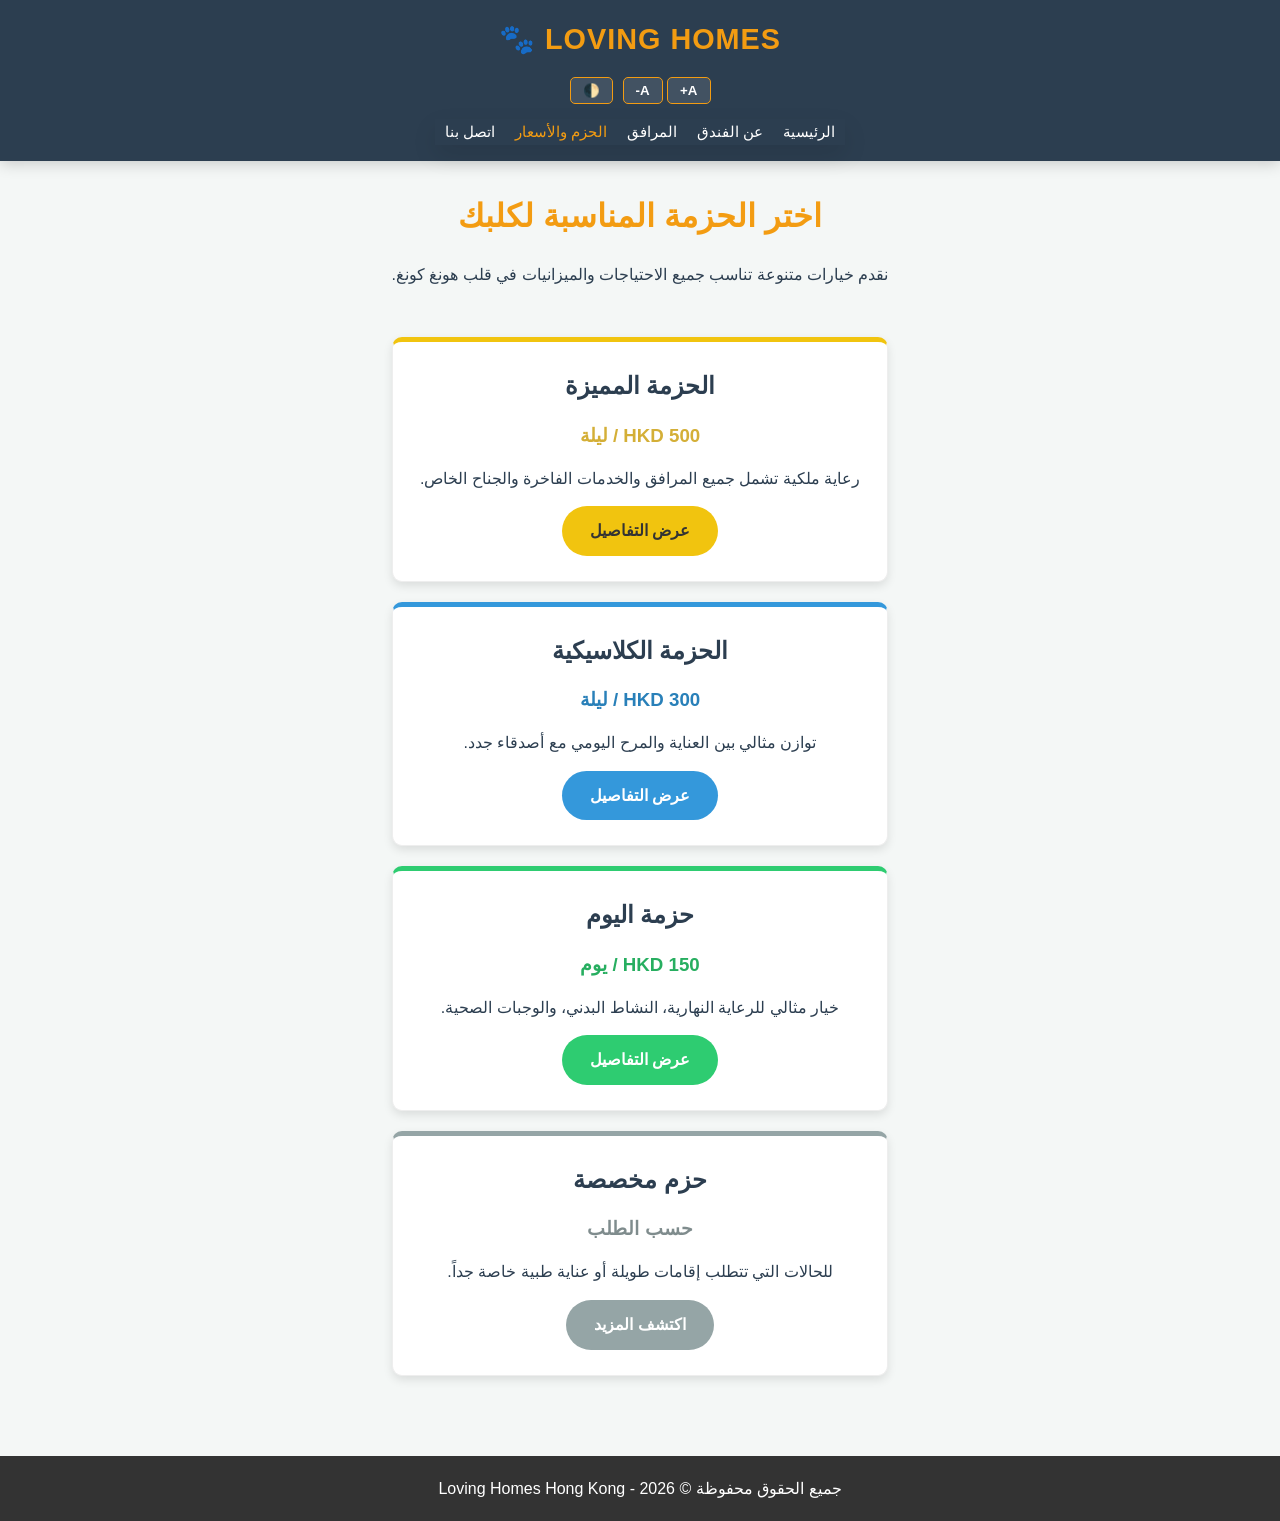
<file: pages/packages.html>
<!DOCTYPE html>
<html lang="ar" dir="rtl">
<head>
    <meta charset="UTF-8">
    <meta name="viewport" content="width=device-width, initial-scale=1.0">
    <title>الحزم والأسعار - Loving Homes</title>
    <link rel="stylesheet" href="../css/style.css">
</head>
<body>

    <header>
        <nav class="navbar">
            <div class="logo">Loving Homes 🐾</div>
            
            <div class="controls-wrapper" style="display: flex; align-items: center; gap: 10px; margin: 0 15px;">
                <div class="font-controls">
                    <button onclick="changeFontSize('increase')" class="btn-ctrl">A+</button>
                    <button onclick="changeFontSize('decrease')" class="btn-ctrl">A-</button>
                </div>
                
                <button onclick="toggleTheme()" class="btn-ctrl" title="تبديل الوضع الليلي">🌓</button>

                
            </div>

            <ul class="nav-links">
                <li><a href="../index.html">الرئيسية</a></li>
                <li><a href="about.html">عن الفندق</a></li>
                <li><a href="services.html">المرافق</a></li>
                <li><a href="packages.html" class="active">الحزم والأسعار</a></li>
                <li><a href="contact.html">اتصل بنا</a></li>
            </ul>
        </nav>
    </header>

    <main class="container">
        <h1 class="main-title">اختر الحزمة المناسبة لكلبك</h1>
        <p style="text-align: center; margin-bottom: 50px;">نقدم خيارات متنوعة تناسب جميع الاحتياجات والميزانيات في قلب هونغ كونغ.</p>

        <div class="grid-container" style="display: grid; grid-template-columns: repeat(auto-fit, minmax(250px, 1fr)); gap: 20px;">
            
            <div class="package-card" style="border-top: 5px solid #f1c40f; padding: 25px; border-radius: 10px; text-align: center; box-shadow: 0 4px 10px rgba(0,0,0,0.1); border-left: 1px solid #eee; border-right: 1px solid #eee; border-bottom: 1px solid #eee;">
                <h2>الحزمة المميزة</h2>
                <h3 style="color: #d4af37; margin: 15px 0;">500 HKD / ليلة</h3>
                <p>رعاية ملكية تشمل جميع المرافق والخدمات الفاخرة والجناح الخاص.</p>
                <a href="contact.html" class="btn" style="background: #f1c40f; color: #333;">عرض التفاصيل</a>
            </div>

            <div class="package-card" style="border-top: 5px solid #3498db; padding: 25px; border-radius: 10px; text-align: center; box-shadow: 0 4px 10px rgba(0,0,0,0.1); border-left: 1px solid #eee; border-right: 1px solid #eee; border-bottom: 1px solid #eee;">
                <h2>الحزمة الكلاسيكية</h2>
                <h3 style="color: #2980b9; margin: 15px 0;">300 HKD / ليلة</h3>
                <p>توازن مثالي بين العناية والمرح اليومي مع أصدقاء جدد.</p>
                <a href="classic.html" class="btn" style="background: #3498db; color: white;">عرض التفاصيل</a>
            </div>

            <div class="package-card" style="border-top: 5px solid #2ecc71; padding: 25px; border-radius: 10px; text-align: center; box-shadow: 0 4px 10px rgba(0,0,0,0.1); border-left: 1px solid #eee; border-right: 1px solid #eee; border-bottom: 1px solid #eee;">
                <h2>حزمة اليوم</h2>
                <h3 style="color: #27ae60; margin: 15px 0;">150 HKD / يوم</h3>
                <p>خيار مثالي للرعاية النهارية، النشاط البدني، والوجبات الصحية.</p>
                <a href="day.html" class="btn" style="background: #2ecc71; color: white;">عرض التفاصيل</a>
            </div>

            <div class="package-card" style="border-top: 5px solid #95a5a6; padding: 25px; border-radius: 10px; text-align: center; box-shadow: 0 4px 10px rgba(0,0,0,0.1); border-left: 1px solid #eee; border-right: 1px solid #eee; border-bottom: 1px solid #eee;">
                <h2>حزم مخصصة</h2>
                <h3 style="color: #7f8c8d; margin: 15px 0;">حسب الطلب</h3>
                <p>للحالات التي تتطلب إقامات طويلة أو عناية طبية خاصة جداً.</p>
                <a href="custom.html" class="btn" style="background: #95a5a6; color: white;">اكتشف المزيد</a>
            </div>
        </div>
    </main>

    <footer style="margin-top: 50px; text-align: center; padding: 20px; background: #333; color: white;">
        <p>جميع الحقوق محفوظة © 2026 - Loving Homes Hong Kong</p>
    </footer>

    <script src="../js/main.js"></script>

</body>
</html>
</file>
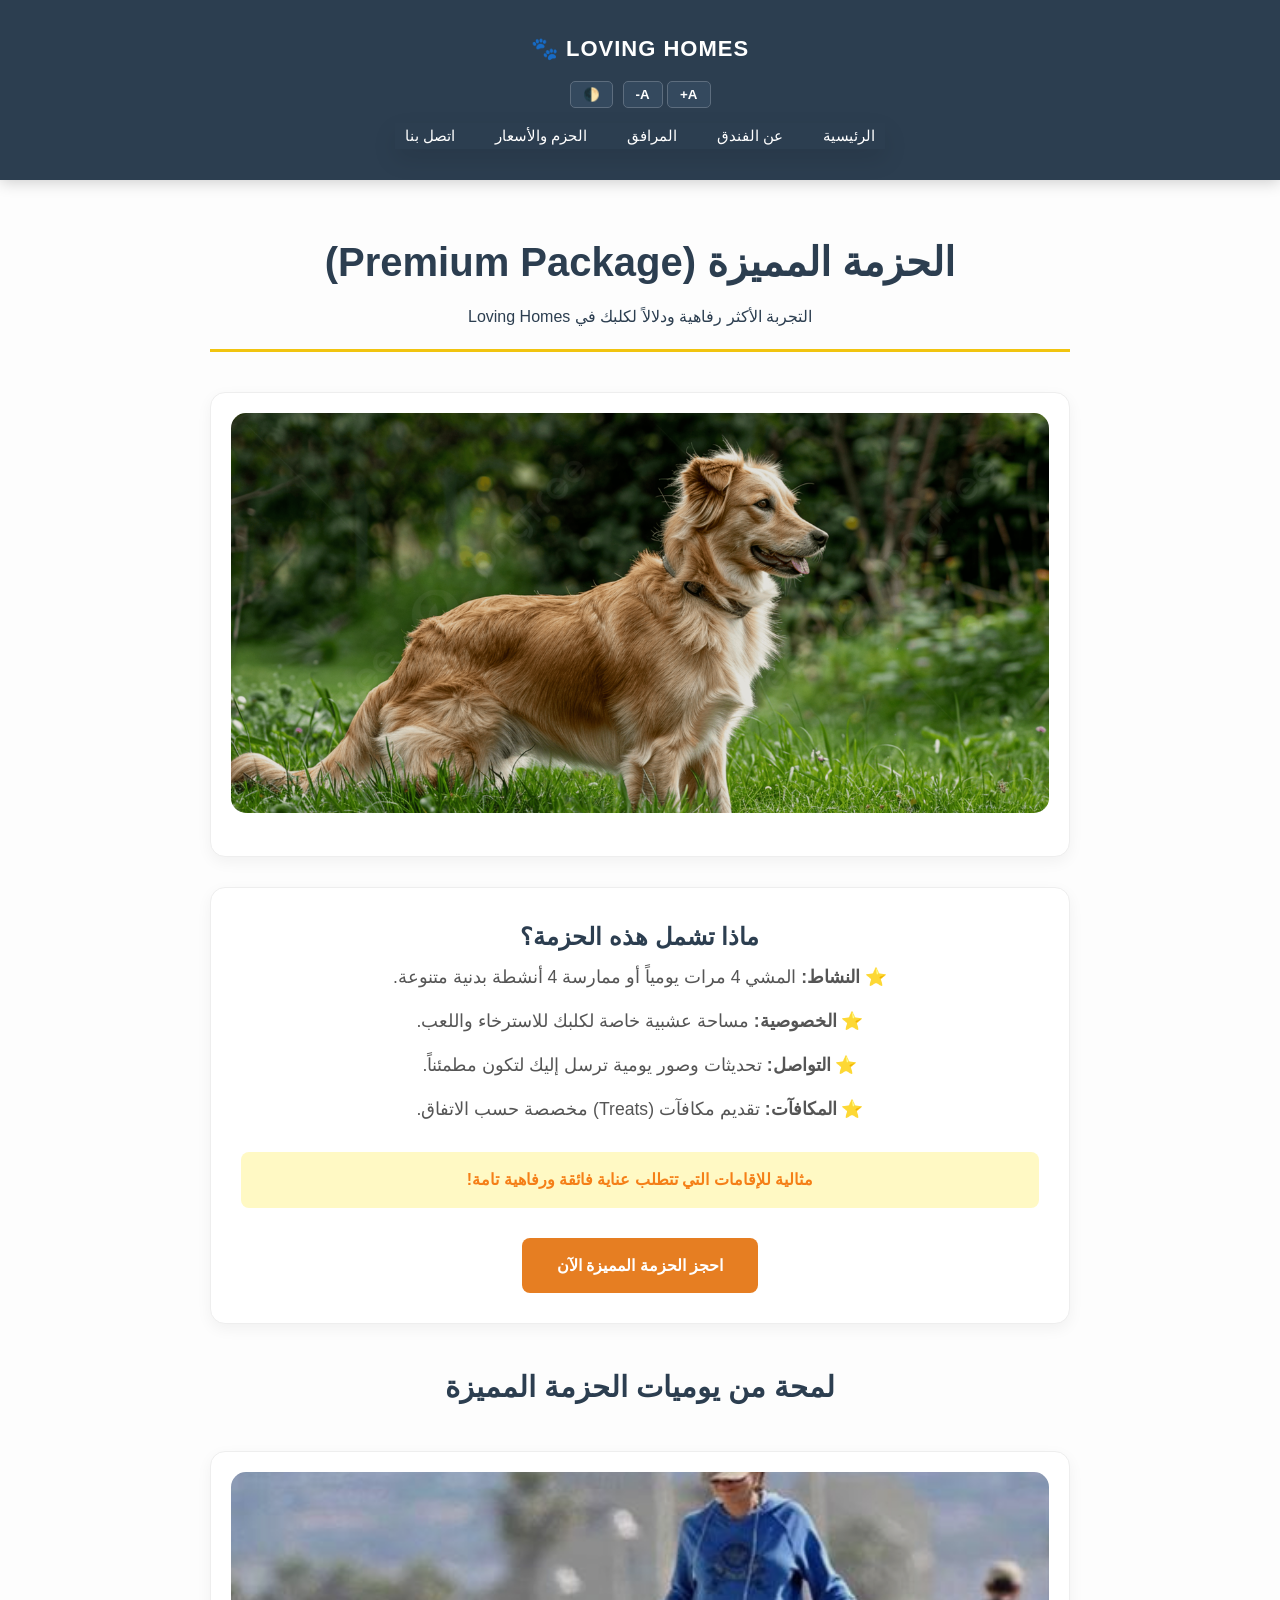
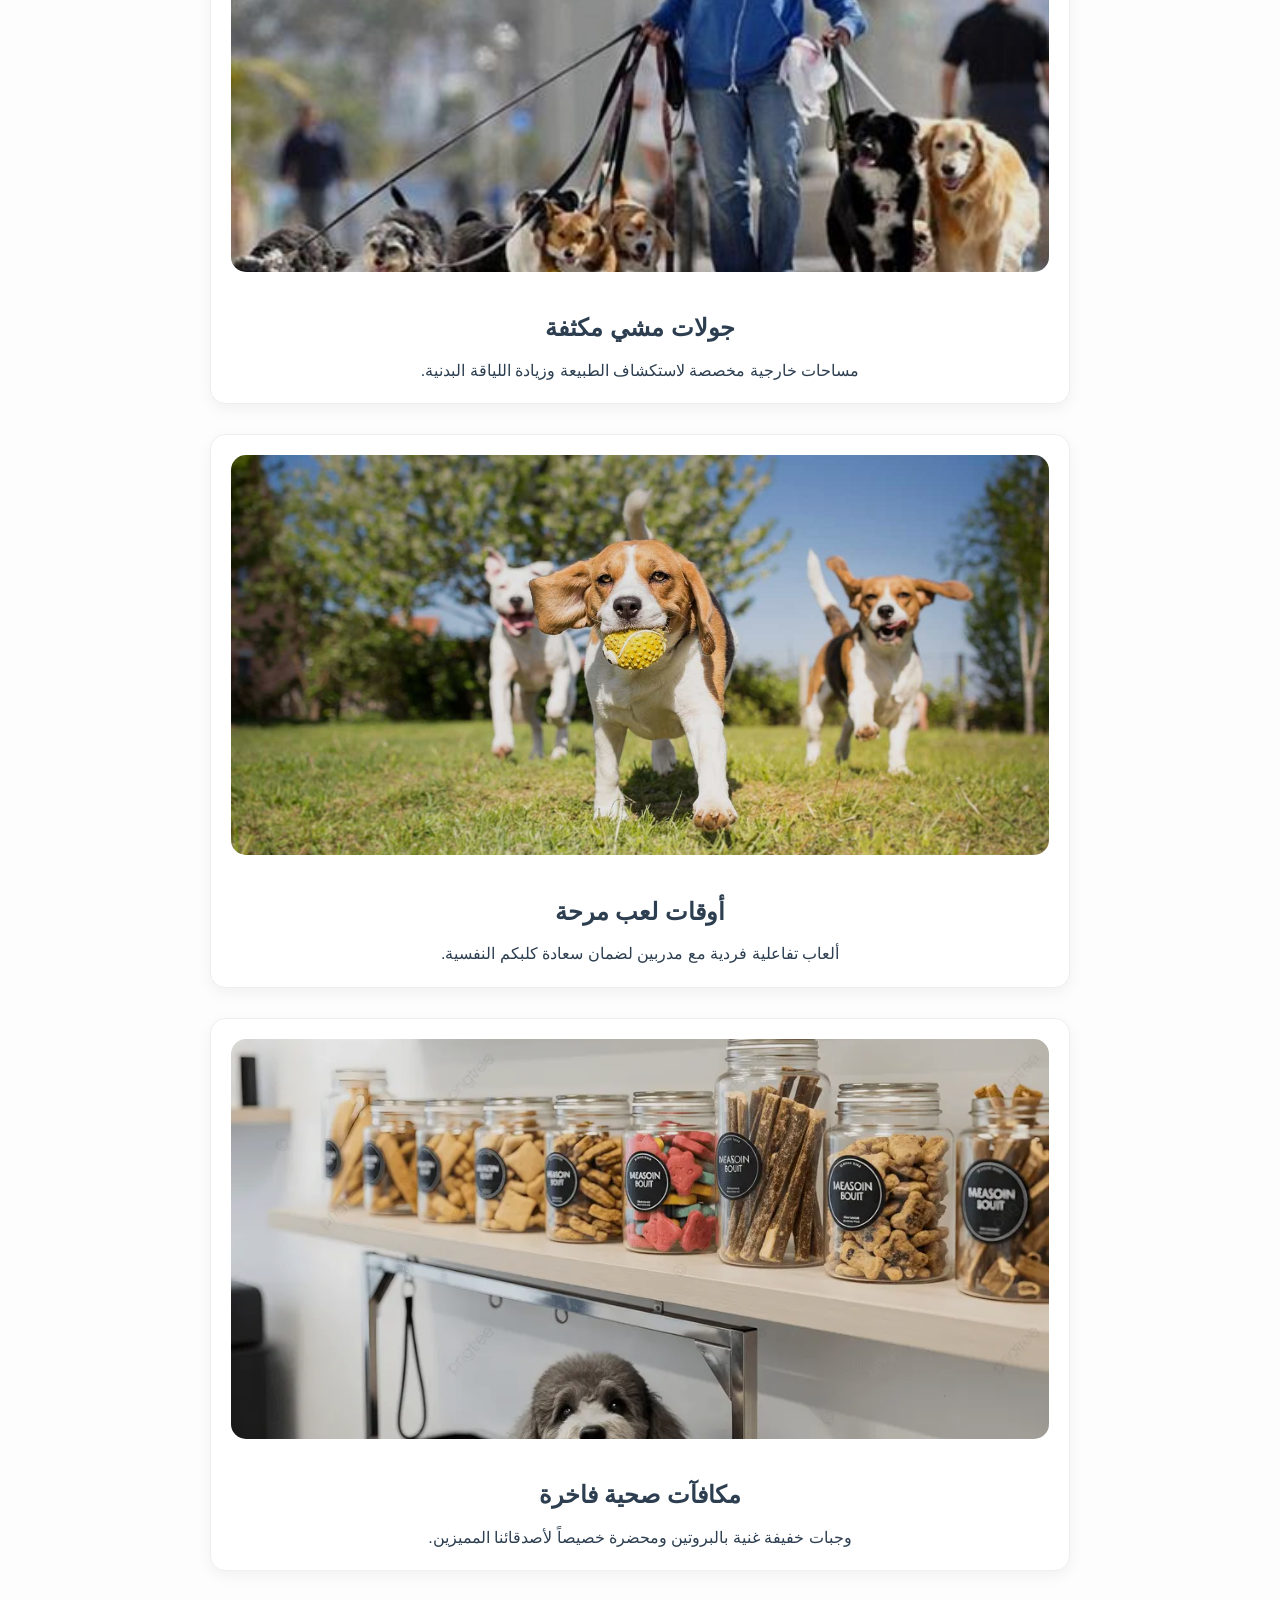
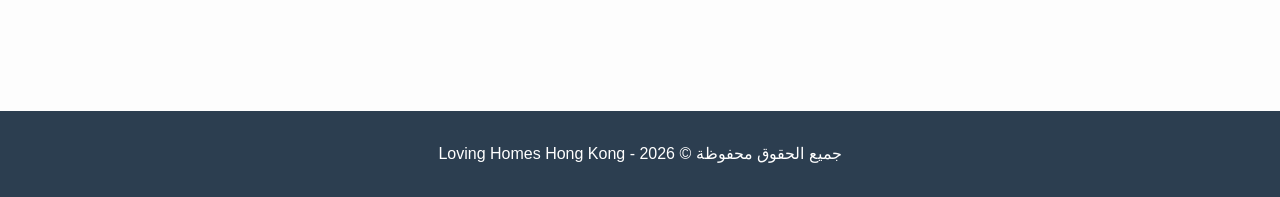
<file: pages/premium.html>
<!DOCTYPE html>
<html lang="ar" dir="rtl">
<head>
    <meta charset="UTF-8">
    <meta name="viewport" content="width=device-width, initial-scale=1.0">
    <title>الحزمة المميزة - Loving Homes</title>
    <link rel="stylesheet" href="../css/style.css">
    <style>
        /* تنسيقات لضمان مظهر احترافي ورأسي */
        body { margin: 0; background-color: #fdfdfd; font-family: 'Segoe UI', Tahoma, Geneva, Verdana, sans-serif; transition: 0.3s; }
        
        .navbar { display: flex; justify-content: space-between; align-items: center; background: #2c3e50; padding: 15px 30px; flex-wrap: wrap; gap: 15px; }
        .logo { color: white; font-size: 22px; font-weight: bold; }
        .nav-links { list-style: none; display: flex; gap: 20px; margin: 0; padding: 0; }
        .nav-links a { color: white; text-decoration: none; }
        .nav-links a.active { color: #e67e22; border-bottom: 2px solid #e67e22; }

        .container { padding: 50px 20px; max-width: 900px; margin: auto; }
        .package-header { text-align: center; margin-bottom: 40px; border-bottom: 3px solid #f1c40f; padding-bottom: 20px; }
        .main-title { color: #2c3e50; font-size: 2.5rem; margin-bottom: 10px; }

        /* البطاقة الرئيسية للمميزات */
        .feature-card { 
            background: white; 
            padding: 30px; 
            border-radius: 15px; 
            box-shadow: 0 5px 15px rgba(0,0,0,0.05); 
            text-align: center; 
            margin-bottom: 40px;
            border: 1px solid #eee;
        }
        .feature-list { list-style: none; padding: 0; line-height: 2.5; font-size: 1.1rem; color: #555; }
        .feature-list li::before { content: "⭐ "; color: #f1c40f; }

        /* تنسيق الأنشطة بشكل رأسي وكبير */
        .activity-item { 
            background: white; 
            border: 1px solid #eee; 
            padding: 20px; 
            border-radius: 15px; 
            box-shadow: 0 5px 15px rgba(0,0,0,0.05);
            margin-bottom: 30px;
            text-align: center;
        }
        .activity-item img { width: 100%; border-radius: 15px; height: 400px; object-fit: cover; }
        .activity-item h4 { font-size: 1.5rem; margin: 15px 0 10px; color: #2c3e50; }

        .btn-ctrl { background: #34495e; color: white; border: 1px solid #5d6d7e; padding: 5px 12px; border-radius: 5px; cursor: pointer; transition: 0.3s; }
        .btn-ctrl:hover { background: #e67e22; }

        .btn-booking { display: inline-block; padding: 15px 35px; background: #e67e22; color: white; text-decoration: none; border-radius: 8px; font-weight: bold; margin-top: 10px; transition: 0.3s; }
        .btn-booking:hover { background: #d35400; transform: scale(1.05); }

        footer { background: #2c3e50; color: white; text-align: center; padding: 30px; margin-top: 60px; }
    </style>
</head>
<body>

    <header>
        <nav class="navbar">
            <div class="logo">Loving Homes 🐾</div>

            <div class="controls-wrapper" style="display: flex; align-items: center; gap: 10px;">
                <div class="font-controls">
                    <button onclick="changeFontSize('increase')" class="btn-ctrl">A+</button>
                    <button onclick="changeFontSize('decrease')" class="btn-ctrl">A-</button>
                </div>
                <button onclick="toggleTheme()" class="btn-ctrl">🌓</button>
            </div>

            <ul class="nav-links">
                <li><a href="../index.html">الرئيسية</a></li>
                <li><a href="about.html">عن الفندق</a></li>
                <li><a href="services.html">المرافق</a></li>
                <li><a href="packages.html">الحزم والأسعار</a></li>
                <li><a href="contact.html">اتصل بنا</a></li>
            </ul>
        </nav>
    </header>

    <main class="container">
        <section class="package-header">
            <h1 class="main-title">الحزمة المميزة (Premium Package)</h1>
            <p>التجربة الأكثر رفاهية ودلالاً لكلبك في Loving Homes</p>
        </section>

        <div class="activity-item">
            <img src="../images/img-grassy-play-area.jpg" alt="كلب يستمتع بالحزمة المميزة">
        </div>

        <section class="feature-card">
            <h2>ماذا تشمل هذه الحزمة؟</h2>
            <ul class="feature-list">
                <li><strong>النشاط:</strong> المشي 4 مرات يومياً أو ممارسة 4 أنشطة بدنية متنوعة.</li>
                <li><strong>الخصوصية:</strong> مساحة عشبية خاصة لكلبك للاسترخاء واللعب.</li>
                <li><strong>التواصل:</strong> تحديثات وصور يومية ترسل إليك لتكون مطمئناً.</li>
                <li><strong>المكافآت:</strong> تقديم مكافآت (Treats) مخصصة حسب الاتفاق.</li>
            </ul>
            <div style="background: #fff9c4; color: #f57f17; padding: 15px; border-radius: 8px; font-weight: bold; margin: 20px 0;">
                مثالية للإقامات التي تتطلب عناية فائقة ورفاهية تامة!
            </div>
            <a href="contact.html" class="btn-booking">احجز الحزمة المميزة الآن</a>
        </section>

        <section class="gallery-preview">
            <h3 style="text-align: center; margin: 40px 0; font-size: 1.8rem;">لمحة من يوميات الحزمة المميزة</h3>
            
            <div class="activity-item">
                <img src="../images/img-walking.jpg" alt="تمشية">
                <h4>جولات مشي مكثفة</h4>
                <p>مساحات خارجية مخصصة لاستكشاف الطبيعة وزيادة اللياقة البدنية.</p>
            </div>

            <div class="activity-item">
                <img src="../images/img-play-time.jpg" alt="لعب">
                <h4>أوقات لعب مرحة</h4>
                <p>ألعاب تفاعلية فردية مع مدربين لضمان سعادة كلبكم النفسية.</p>
            </div>

            <div class="activity-item">
                <img src="../images/img-treats.webp" alt="مكافآت">
                <h4>مكافآت صحية فاخرة</h4>
                <p>وجبات خفيفة غنية بالبروتين ومحضرة خصيصاً لأصدقائنا المميزين.</p>
            </div>
        </section>
    </main>

    <footer>
        <p>جميع الحقوق محفوظة © 2026 - Loving Homes Hong Kong</p>
    </footer>

    <script src="../js/main.js"></script>

</body>
</html>
</file>
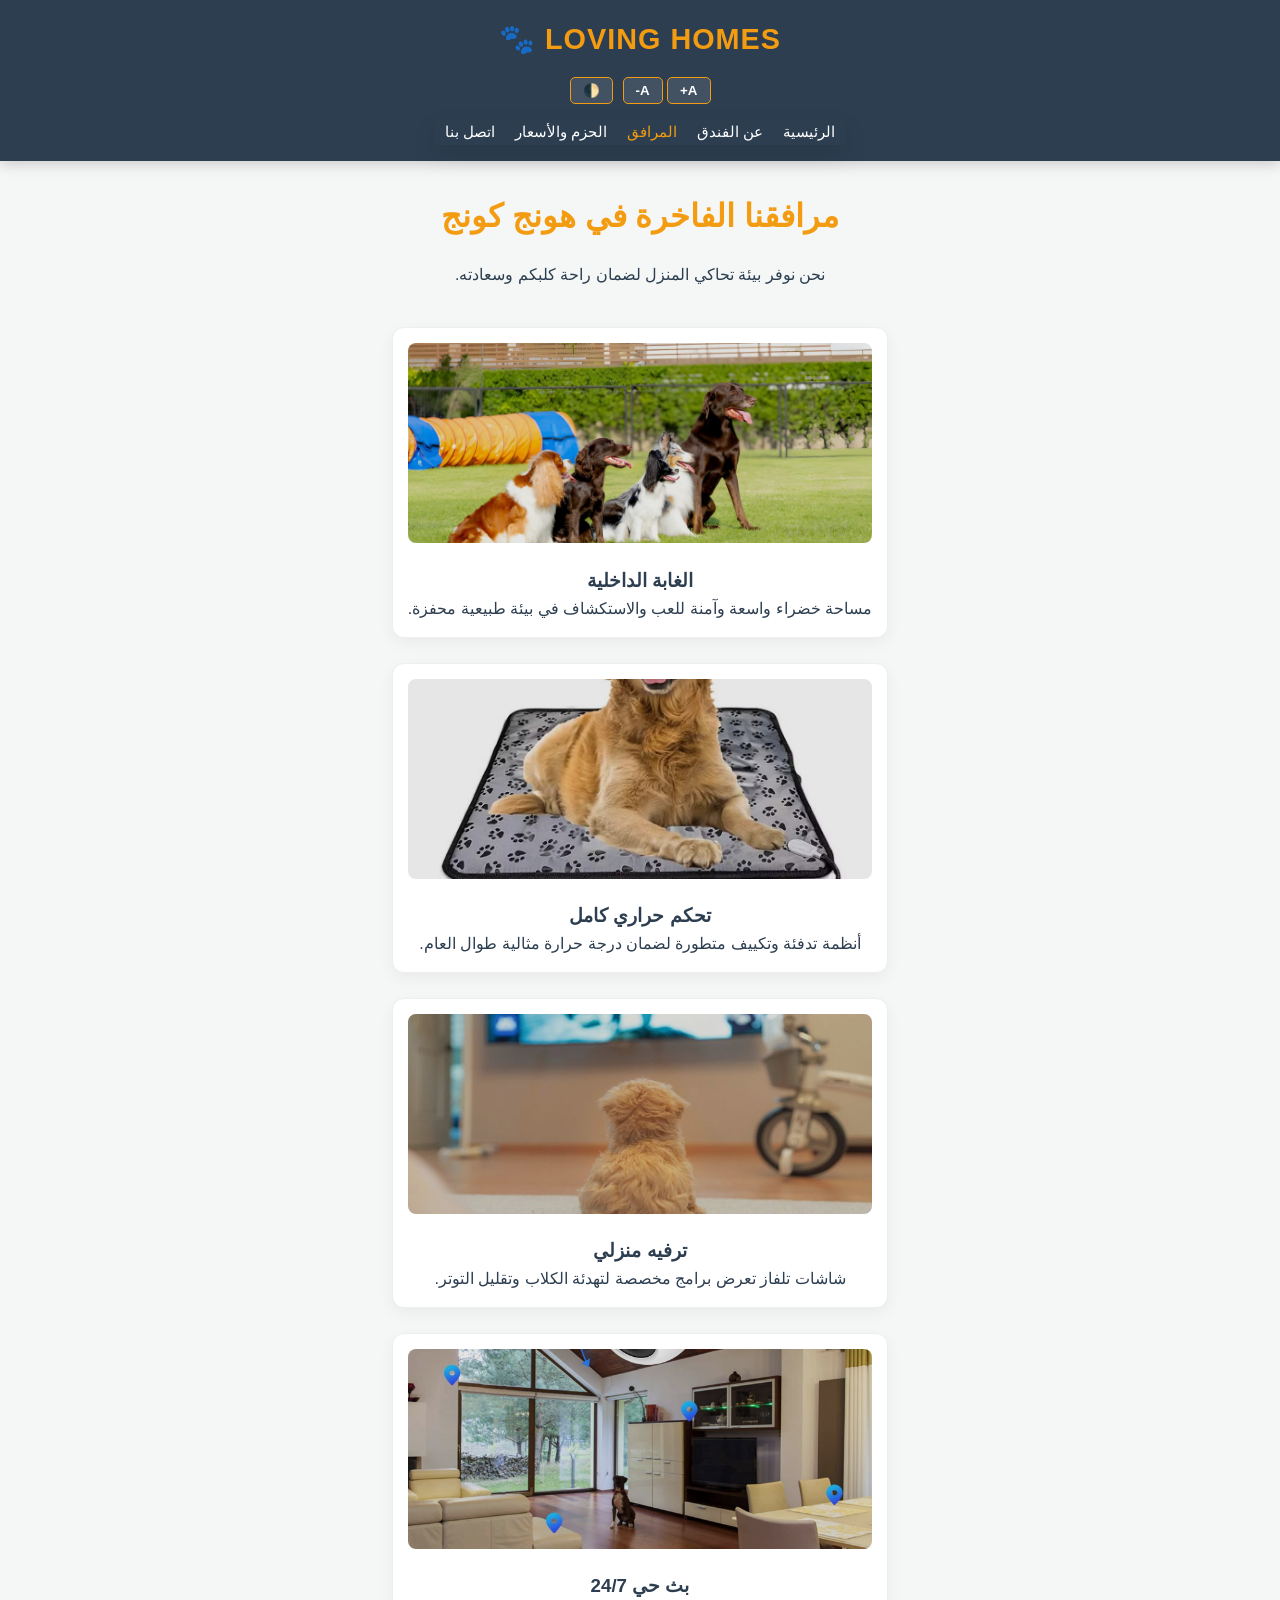
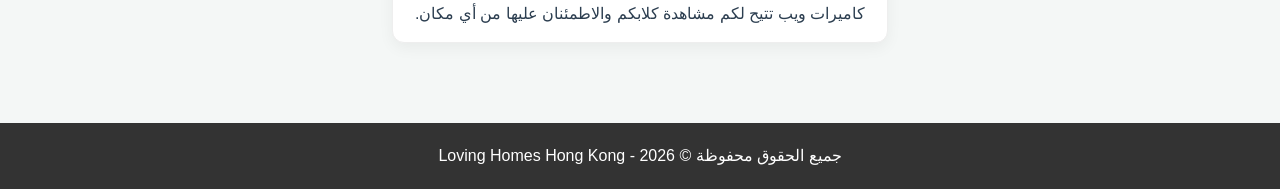
<file: pages/services.html>
<!DOCTYPE html>
<html lang="ar" dir="rtl">
<head>
    <meta charset="UTF-8">
    <meta name="viewport" content="width=device-width, initial-scale=1.0">
    <title>مرافقنا - Loving Homes</title>
    <link rel="stylesheet" href="../css/style.css">
    <style>
        /* التنسيقات التي أضفتِها لضمان جمالية الصور */
        .service-img {
            width: 100%;
            height: 200px;
            object-fit: cover;
            border-radius: 8px;
            margin-bottom: 15px;
        }
        
        .service-card {
            overflow: hidden;
            padding: 15px;
            border: 1px solid #eee; /* إضافة إطار خفيف ليتناسب مع النمط الليلي */
            border-radius: 12px;
            transition: transform 0.3s;
        }

        .service-card:hover {
            transform: translateY(-5px);
        }
    </style>
</head>
<body>

    <header>
        <nav class="navbar">
            <div class="logo">Loving Homes 🐾</div>
            
            <div class="controls-wrapper" style="display: flex; align-items: center; gap: 10px; margin: 0 15px;">
                <div class="font-controls">
                    <button onclick="changeFontSize('increase')" class="btn-ctrl">A+</button>
                    <button onclick="changeFontSize('decrease')" class="btn-ctrl">A-</button>
                </div>
                
                <button onclick="toggleTheme()" class="btn-ctrl" title="تبديل الوضع الليلي">🌓</button>

                
            </div>

            <ul class="nav-links">
                <li><a href="../index.html">الرئيسية</a></li>
                <li><a href="about.html">عن الفندق</a></li>
                <li><a href="services.html" class="active">المرافق</a></li>
                <li><a href="packages.html">الحزم والأسعار</a></li>
                <li><a href="contact.html">اتصل بنا</a></li>
            </ul>
        </nav>
    </header>

    <main class="container">
        <h1 class="main-title">مرافقنا الفاخرة في هونج كونج</h1>
        <p style="text-align: center; margin-bottom: 40px;">نحن نوفر بيئة تحاكي المنزل لضمان راحة كلبكم وسعادته.</p>

        <div class="services-grid" style="display: grid; grid-template-columns: repeat(auto-fit, minmax(280px, 1fr)); gap: 25px;">
            <div class="service-card">
                <img src="../images/img-indoor-forest.jpg" alt="غابة داخلية" class="service-img">
                <h3>الغابة الداخلية</h3>
                <p>مساحة خضراء واسعة وآمنة للعب والاستكشاف في بيئة طبيعية محفزة.</p>
            </div>

            <div class="service-card">
                <img src="../images/img-heating-cooling.avif" alt="تدفئة وتكييف" class="service-img">
                <h3>تحكم حراري كامل</h3>
                <p>أنظمة تدفئة وتكييف متطورة لضمان درجة حرارة مثالية طوال العام.</p>
            </div>

            <div class="service-card">
                <img src="../images/img-tv-screens.jpg" alt="شاشات تلفاز" class="service-img">
                <h3>ترفيه منزلي</h3>
                <p>شاشات تلفاز تعرض برامج مخصصة لتهدئة الكلاب وتقليل التوتر.</p>
            </div>

            <div class="service-card">
                <img src="../images/img-cctv.jpg" alt="كاميرات مراقبة" class="service-img">
                <h3>بث حي 24/7</h3>
                <p>كاميرات ويب تتيح لكم مشاهدة كلابكم والاطمئنان عليها من أي مكان.</p>
            </div>
        </div>
    </main>

    <footer style="margin-top: 50px; text-align: center; padding: 20px; background: #333; color: white;">
        <p>جميع الحقوق محفوظة © 2026 - Loving Homes Hong Kong</p>
    </footer>

    <script src="../js/main.js"></script>

</body>
</html>
</file>
<file: css/style.css>
/* 1. الإعدادات العامة والمتغيرات */
:root {
    --primary-color: #2c3e50;    /* أزرق داكن فخم للمنبار والفوتر */
    --accent-gold: #f39c12;      /* برتقالي ذهبي للأزرار واللمسات الجمالية */
    --accent-blue: #2980b9;      /* أزرق للحزمة الكلاسيكية */
    --accent-orange: #d35400;    /* برتقالي غامق لحزمة اليوم */
    --text-color: #2c3e50;       
    --light-bg: #f4f7f6;         /* لون خلفية مريح للعين */
    --white: #ffffff;
    --card-shadow: 0 5px 15px rgba(0,0,0,0.05);
}

/* 2. إعدادات الوضع الليلي (Dark Mode) */
body.dark-theme {
    --light-bg: #121212;
    --text-color: #e0e0e0;
    --white: #1e1e1e;
    --primary-color: #000000;
    --card-shadow: 0 5px 20px rgba(0,0,0,0.5);
}

* {
    margin: 0;
    padding: 0;
    box-sizing: border-box;
    font-family: 'Segoe UI', Tahoma, Geneva, Verdana, sans-serif;
}

body {
    line-height: 1.6;
    color: var(--text-color);
    background-color: var(--light-bg);
    display: flex;
    flex-direction: column;
    min-height: 100vh;
    text-align: center;
    transition: all 0.3s ease; /* حركة ناعمة عند تكبير الخط أو تغيير الثيم */
}

/* 3. الهيدر والمنيو */
header {
    background: var(--primary-color);
    padding: 1rem 0;
    box-shadow: 0 2px 15px rgba(0,0,0,0.2);
}

.navbar {
    display: flex;
    flex-direction: column;
    align-items: center;
    gap: 15px;
}

.logo {
    font-size: 1.8rem;
    font-weight: bold;
    color: var(--accent-gold);
    text-transform: uppercase;
    letter-spacing: 1px;
}

/* أزرار التحكم (الخط، الثيم، اللغة) */
.controls-wrapper {
    display: flex;
    align-items: center;
    gap: 10px;
    flex-wrap: wrap;
    justify-content: center;
}

.btn-ctrl {
    background: rgba(255, 255, 255, 0.1);
    color: var(--white);
    border: 1px solid var(--accent-gold);
    padding: 5px 12px;
    border-radius: 5px;
    cursor: pointer;
    font-weight: bold;
    transition: 0.3s;
}

.btn-ctrl:hover {
    background: var(--accent-gold);
    color: #2c3e50;
}

.nav-links {
    display: flex;
    list-style: none; box-shadow: 0 10px 25px rgba(0,0,0,0.1);
}

.nav-links li a {
    color: #ffffff;
    text-decoration: none;
    font-weight: 500;
    font-size: 0.95rem;
    padding: 5px 10px;
    transition: 0.3s;
}

.nav-links li a:hover, .nav-links li a.active {
    color: var(--accent-gold);
}

/* 4. الحاوية والتنسيق العام */
.container {
    max-width: 1100px;
    margin: 30px auto;
    padding: 0 20px;
    flex: 1;
}

.main-title {
    margin-bottom: 20px;
    color: var(--accent-gold);
}

/* 5. نظام الشبكة (Grid) والبطاقات */
.grid-container, .services-grid, .activities-grid {
    display: grid;
    grid-template-columns: repeat(auto-fit, minmax(280px, 1fr));
    gap: 25px;
    margin-top: 30px;
}

.package-card, .service-card, .activity-item, .card {
    background: var(--white);
    padding: 25px;
    border-radius: 12px;
    box-shadow: var(--card-shadow);
    transition: 0.3s;
    border: 1px solid rgba(128, 128, 128, 0.1);
    overflow: hidden;
}

.package-card:hover, .service-card:hover, .card:hover {
    transform: translateY(-8px);
    box-shadow: 0 10px 25px rgba(0,0,0,0.2);
}

/* تنسيق الصور داخل البطاقات */
.service-img, .card img, .activity-item img {
    width: 100%;
    height: 200px;
    object-fit: cover;
    border-radius: 8px;
    margin-bottom: 15px;
    filter: brightness(0.9);
    transition: 0.3s;
}

.service-card:hover img, .card:hover img {
    filter: brightness(1);
}

/* 6. الأزرار العامة */
.btn {
    background: var(--accent-gold);
    color: #ffffff;
    padding: 12px 28px;
    text-decoration: none;
    border-radius: 25px;
    font-weight: bold;
    display: inline-block;
    transition: 0.3s;
    border: none;
    cursor: pointer;
    margin-top: 15px;
}

.btn:hover {
    background: var(--accent-blue);
    transform: scale(1.05);
}

/* 7. تمييز ألوان الحزم */
.premium-color { border-top: 6px solid var(--accent-gold); }
.classic-color { border-top: 6px solid var(--accent-blue); }
.day-color { border-top: 6px solid var(--accent-orange); }

/* 8. الفوتر */
footer {
    background: var(--primary-color);
    color: #ffffff;
    text-align: center;
    padding: 30px 0;
    margin-top: 50px;
}

/* 9. صفحة اتصل بنا والنماذج */
.contact-wrapper {
    display: grid;
    grid-template-columns: repeat(auto-fit, minmax(300px, 1fr));
    gap: 30px;
    text-align: right;
}

.form-group {
    margin-bottom: 15px;
    text-align: right;
}

input, select, textarea {
    width: 100%;
    padding: 12px;
    margin-top: 8px;
    border: 1px solid #ccc;
    border-radius: 8px;
    background: var(--white);
    color: var(--text-color);
}

/* 10. التجاوب ودعم الاتجاهات */
[dir="ltr"] {
    text-align: left;
}

[dir="ltr"] .contact-wrapper, [dir="ltr"] .form-group {
    text-align: left;
}

@media (max-width: 768px) {
    .nav-links {
        flex-direction: row;
        flex-wrap: wrap;
        justify-content: center;
        gap: 10px;
    }
    
    .hero h1 {
        font-size: 2rem;
    }
}

.hidden { display: none; }
</file>
